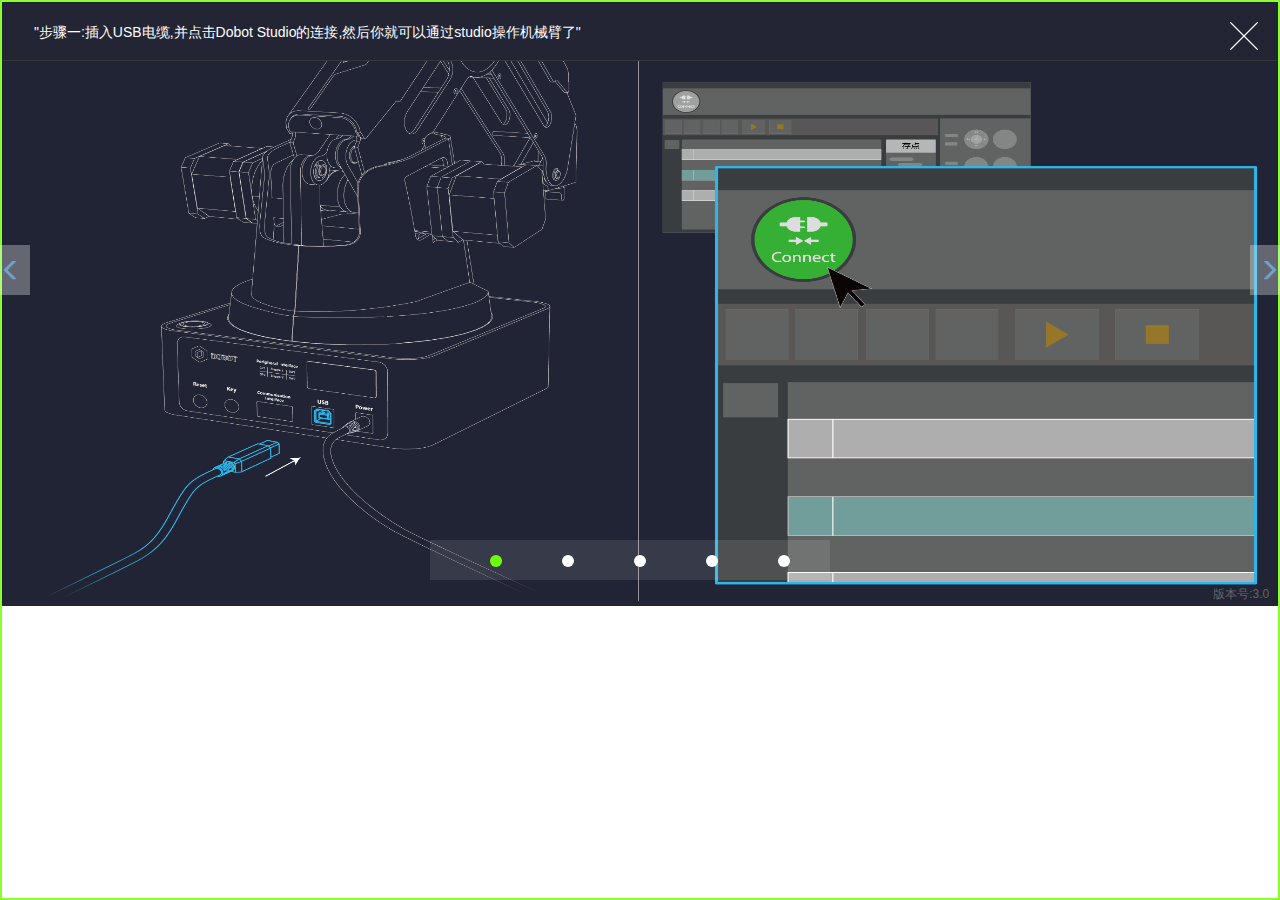
<file: index.html>
<!DOCTYPE html>
<html lang="en">
<head>
    <meta charset="UTF-8">
    <meta name="viewport content="width=device-width,initial-scale=1,maximum-scale=1,user-scalable=no"/>
    <title>index</title>
    <link rel="stylesheet" href="lib/bootstrap/css/bootstrap.min.css">
    <link rel="stylesheet/less" href="less/index.less">
    <link rel="stylesheet" href="css/common.css">
</head>
<body>
    <div class="full">
        <div class="nav pr z-index">
            <img class="close_img" src="image/cross2.png" alt="">
            <p class="content">"步骤一:插入USB电缆,并点击Dobot Studio的连接,然后你就可以通过studio操作机械臂了"</p>
        </div>
        <div class="auto_content row">
            <iframe src="index/1page.html" frameborder="0" style="width:100%;height: 540px;" scrolling="no" id="iframe"></iframe>
        </div>
        <div class="arrows">
            <a class="auto_l" href="#">
                <span class="glyphicon glyphicon-menu-left pa z-index" aria-hidden="true"></span>
                <span class="bgc_blkl pa z-index"></span>
            </a>
            <a class="auto_r" href="#">
                <span class="glyphicon glyphicon-menu-right pa z-index" aria-hidden="true"></span>
                <span class="bgc_blkr pa z-index"></span>
            </a>
        </div>
        <div class="dots pa z-index">
            <a href="#" class="dotils pa">
                <span class="dot_f dot_ fl cil_cor"></span>
                <span class="dot_s dot_ fl"></span>
                <span class="dot_t dot_ fl"></span>
                <span class="dot_fo dot_ fl"></span>
                <span class="dot_fi dot_ fl"></span>
            </a>
            <p class="pa">版本号:3.0</p>
        </div>
    </div>
    <script src="./lib/jquery/jquery.min.js"></script>
    <!--<script src="./xjs/dobot.js"></script>-->
    <!--<script src="./xjs/qwebchannel.js"></script>-->
    <script src="./lib/less/less.js"></script>
    <script src="js/index.js"></script>
</body>
</html>
</file>
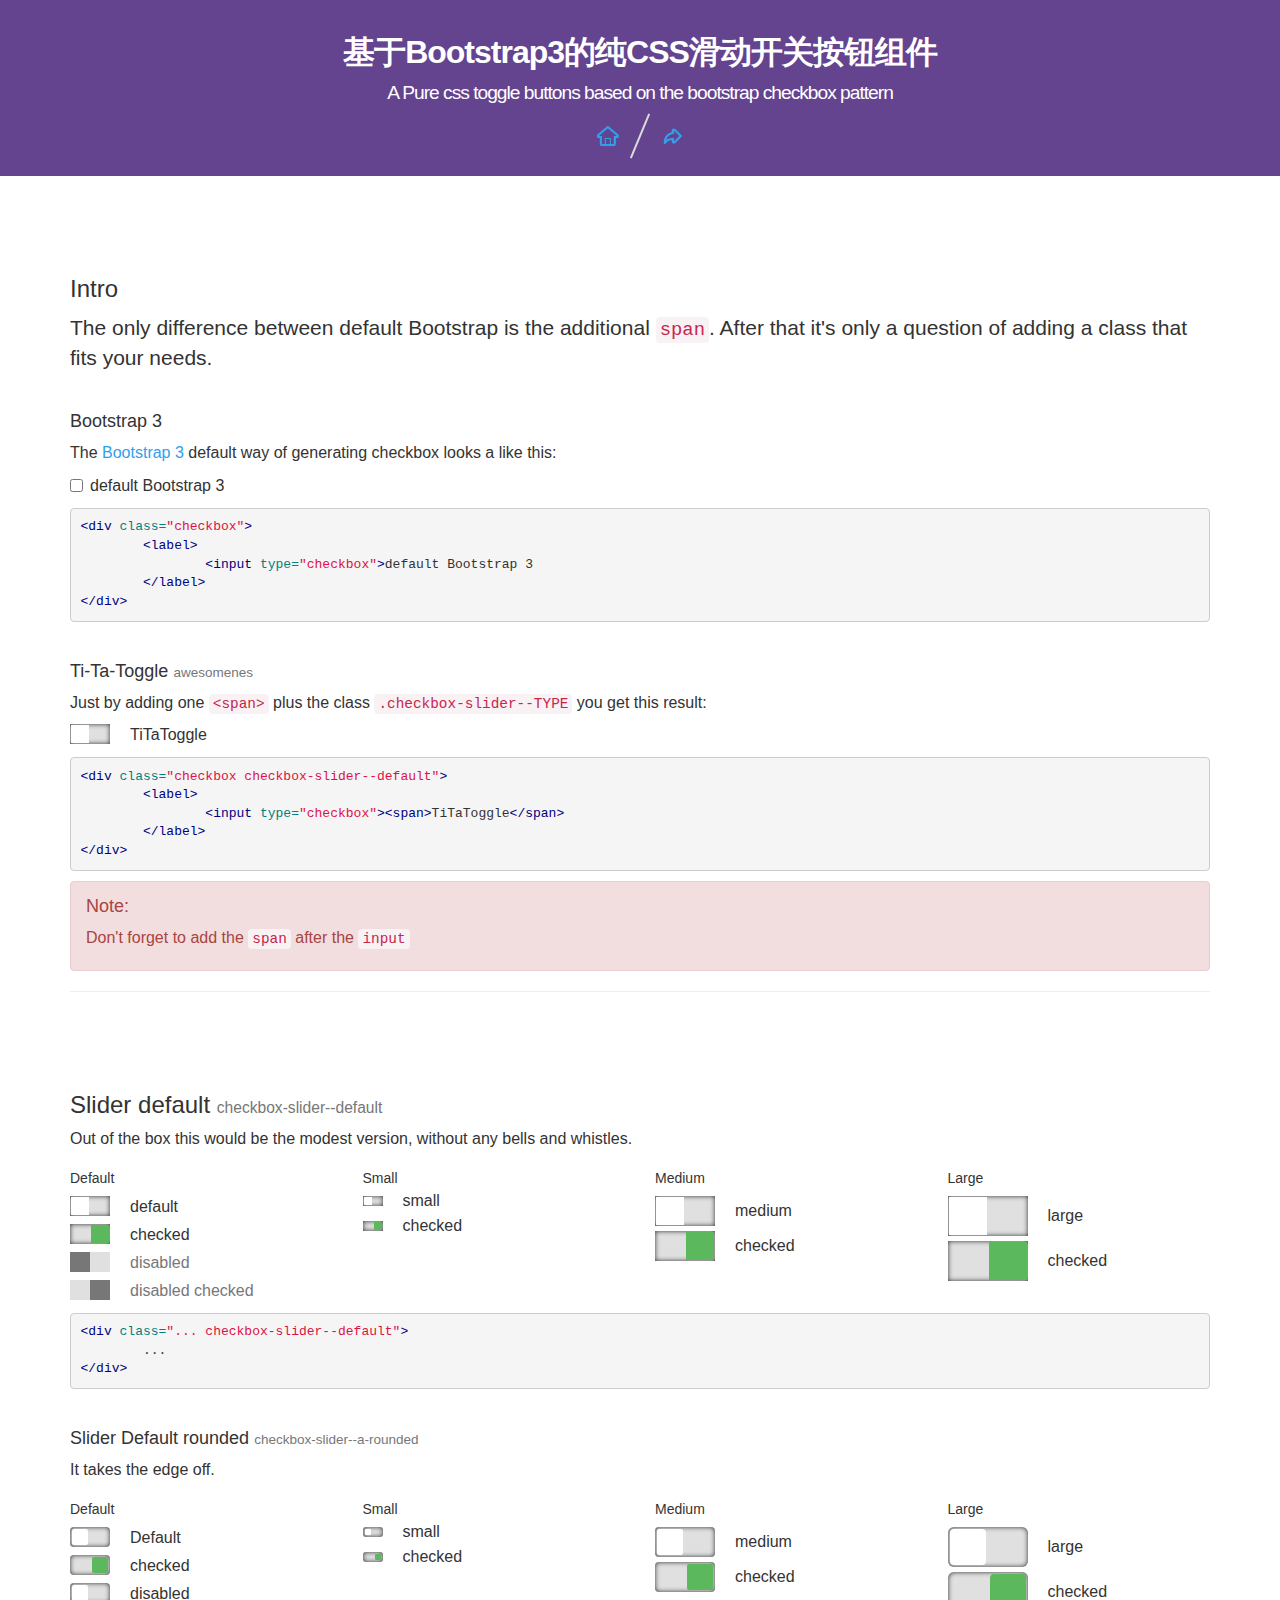
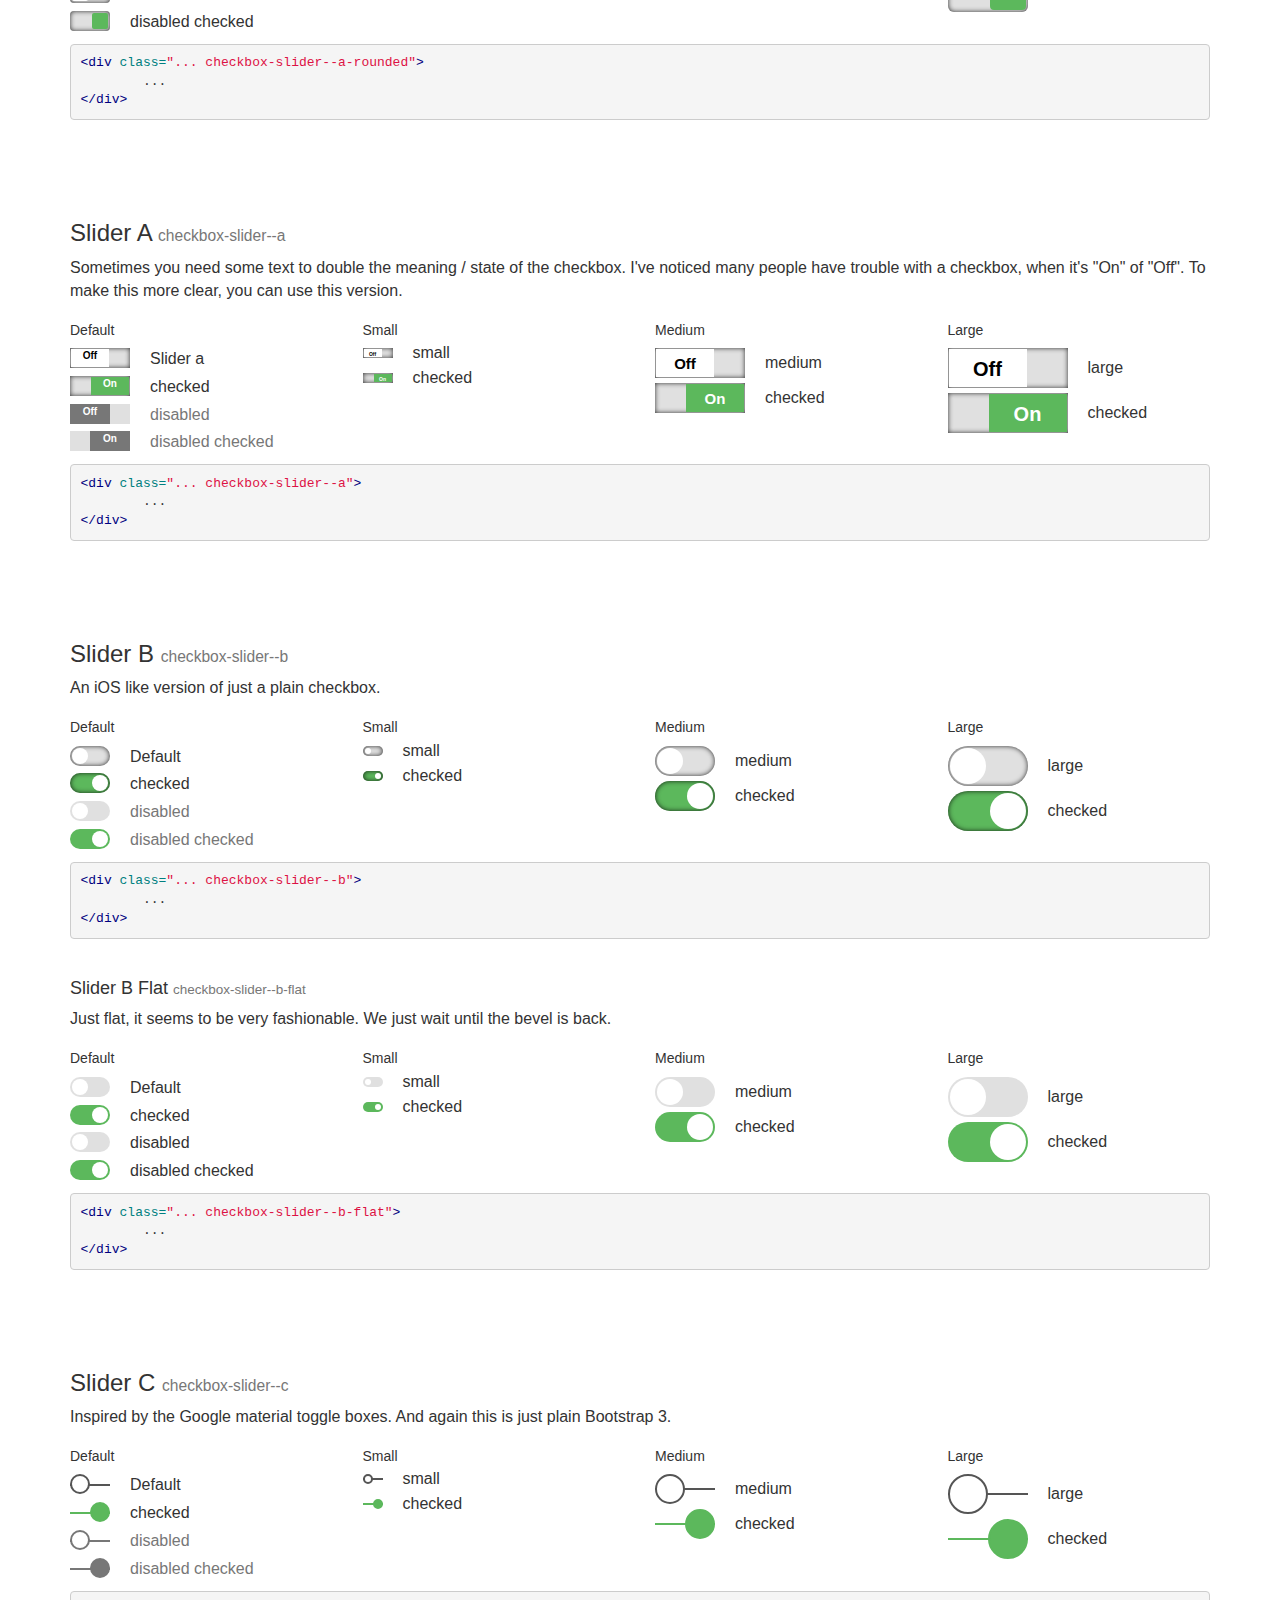
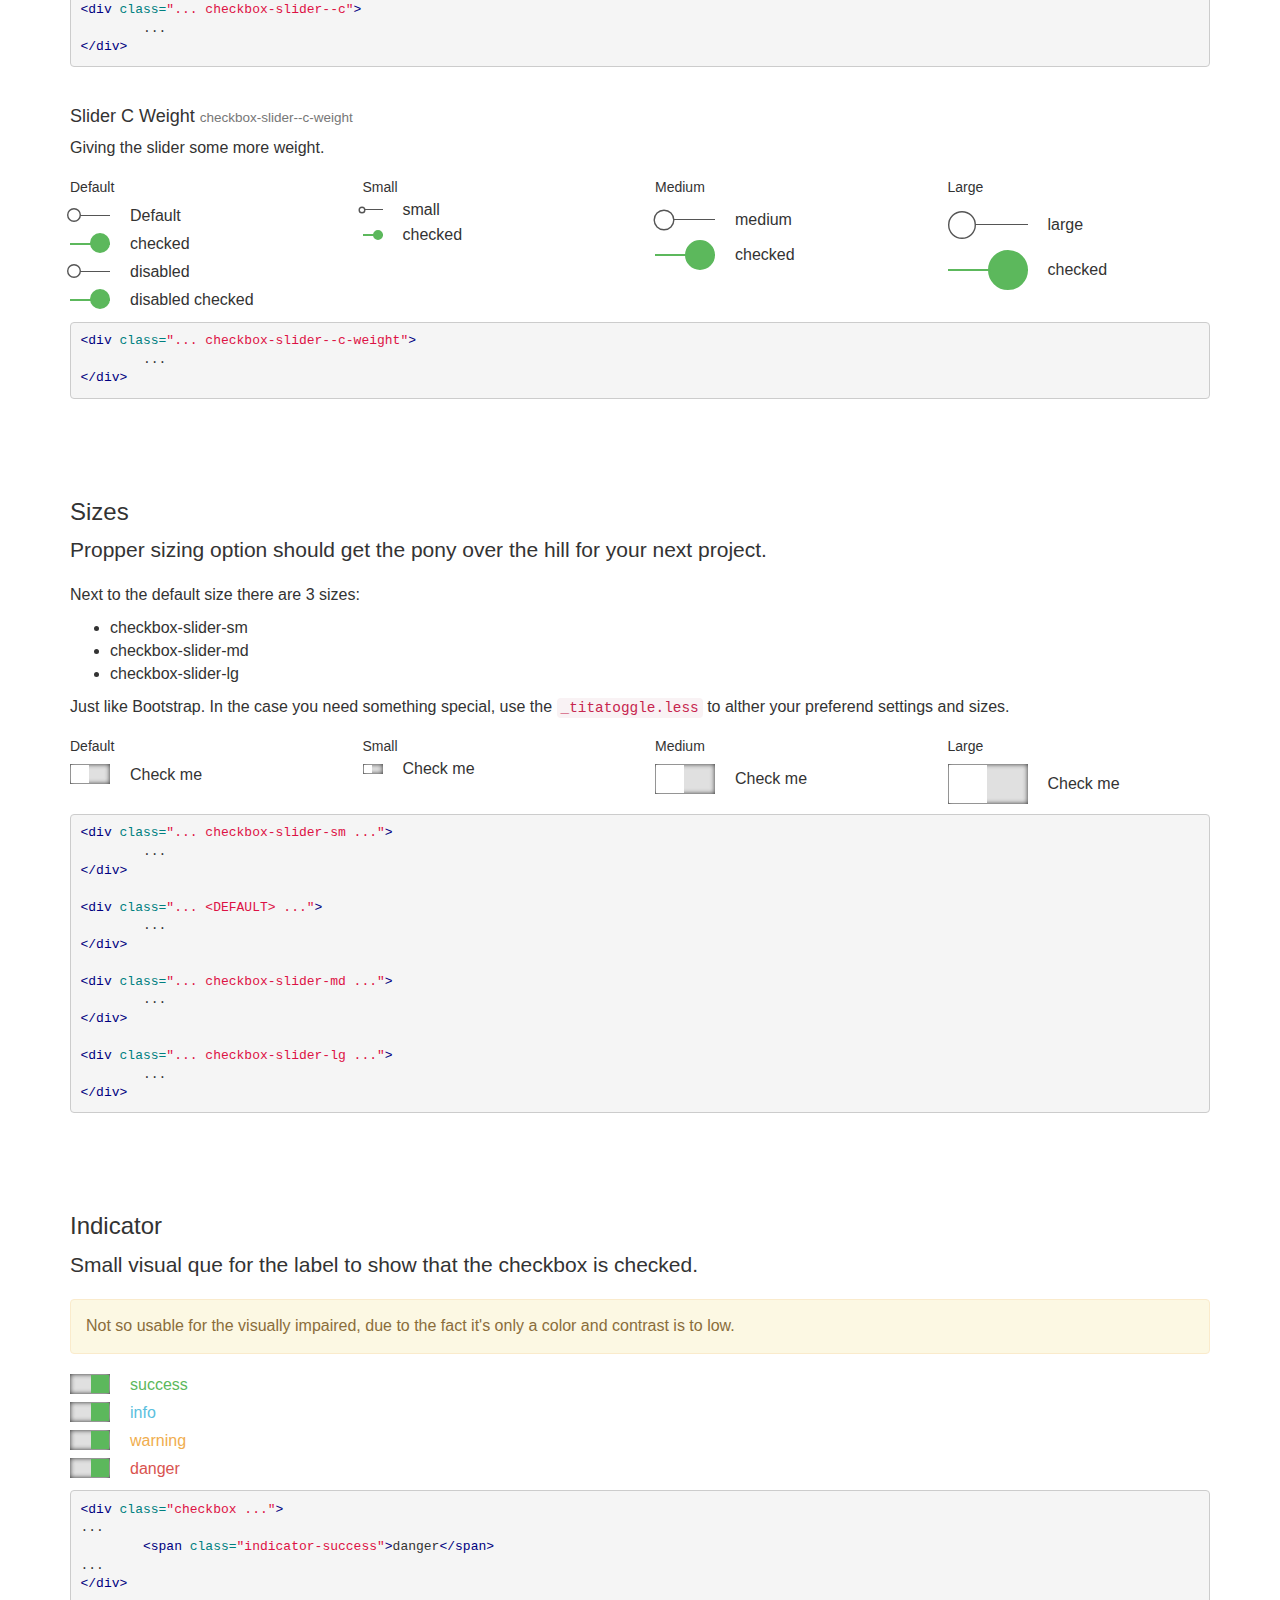
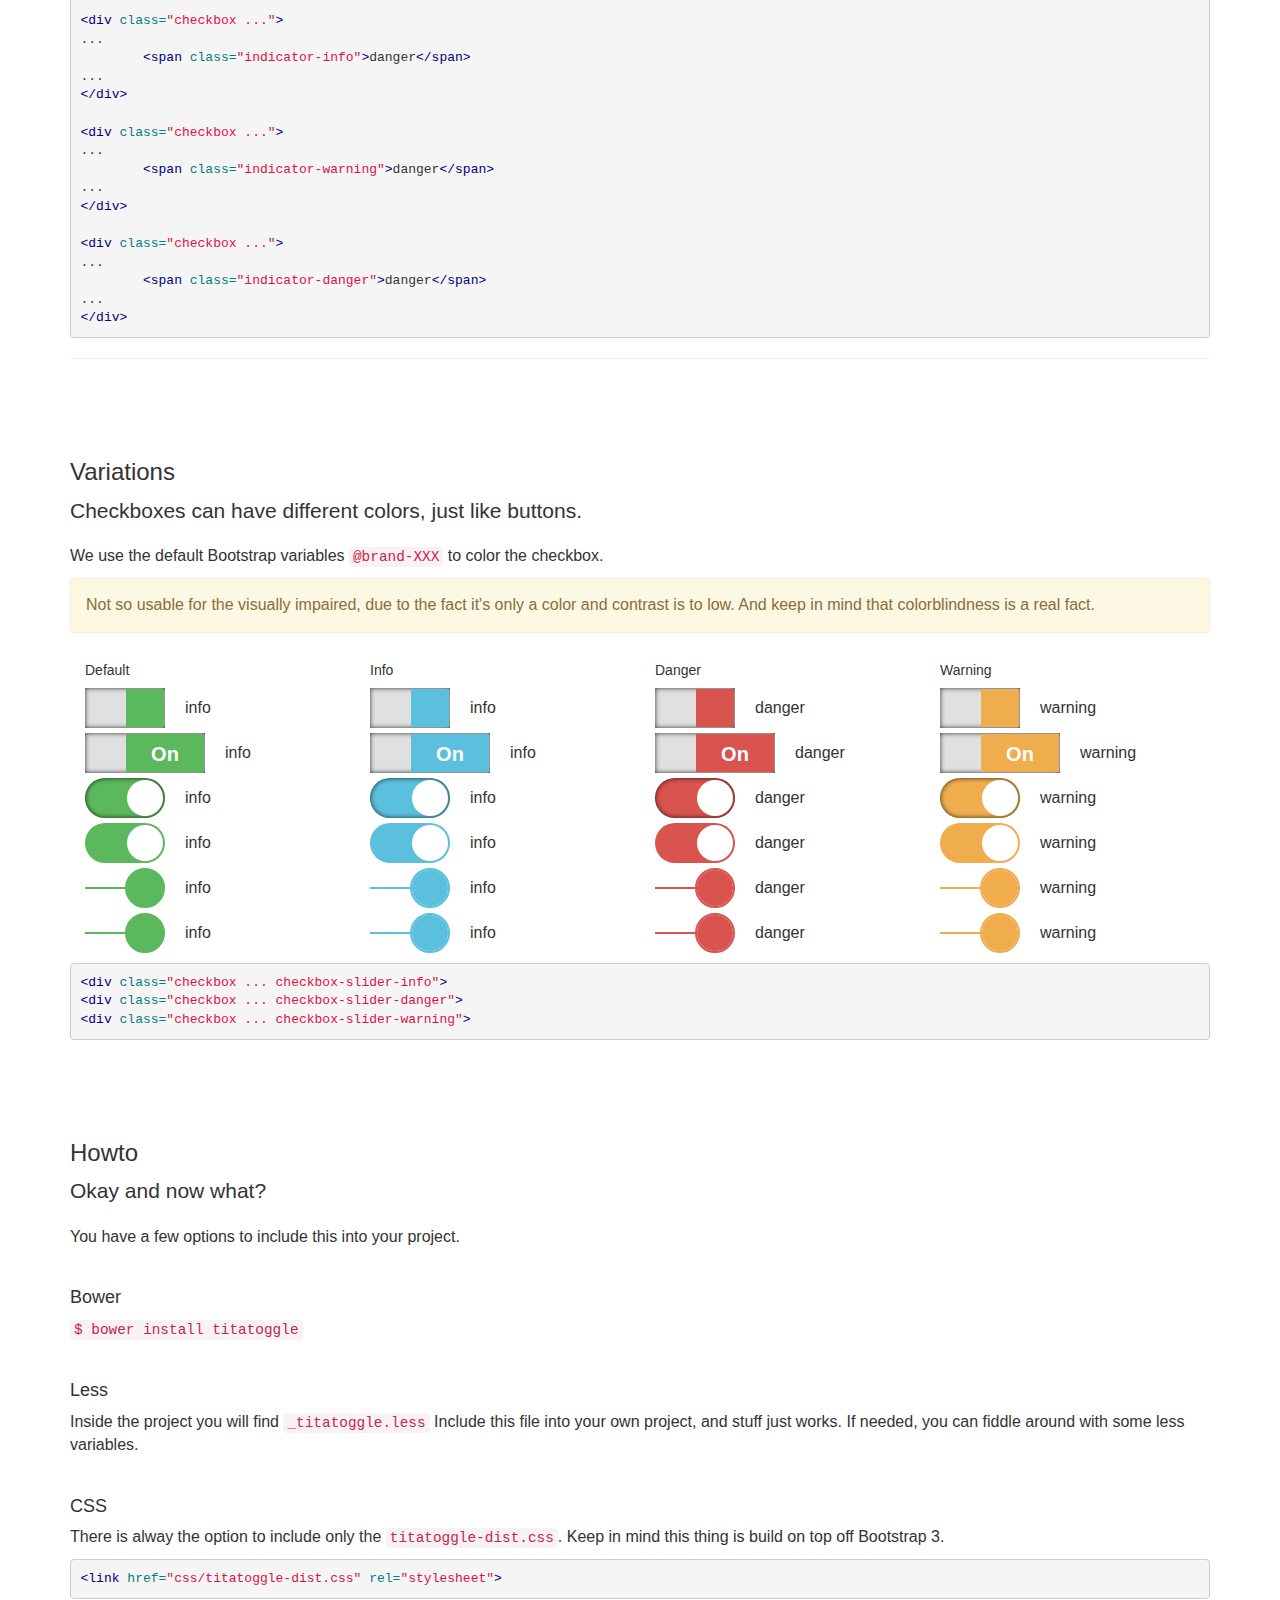
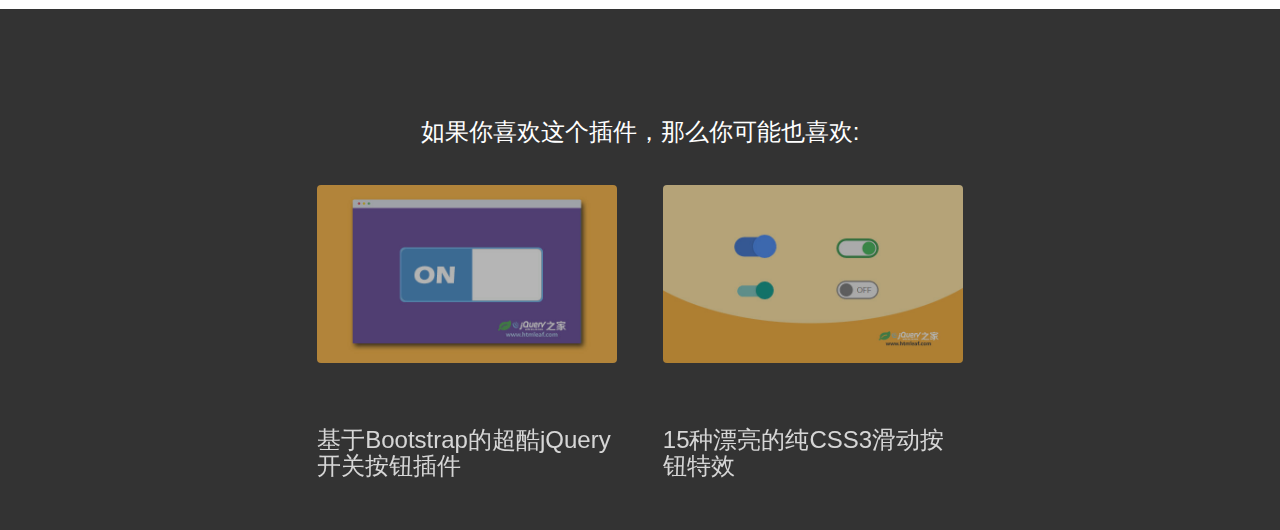
<file: lib/titatoggle/index.html>
<!doctype html>
<html lang="zh">
<head>
	<meta charset="UTF-8">
	<meta http-equiv="X-UA-Compatible" content="IE=edge,chrome=1"> 
	<meta name="viewport" content="width=device-width, initial-scale=1.0">
	<title>基于Bootstrap3的纯CSS滑动开关按钮组件|DEMO_jQuery之家-自由分享jQuery、html5、css3的插件库</title>
	<link rel="stylesheet" type="text/css" href="css/main.css" />
	<link rel="stylesheet" type="text/css" href="css/default.css">
	<!--[if IE]>
		<script src="http://libs.useso.com/js/html5shiv/3.7/html5shiv.min.js"></script>
	<![endif]-->
</head>
<body>
	<header class="htmleaf-header bgcolor-10">
		<h1>基于Bootstrap3的纯CSS滑动开关按钮组件 <span>A Pure css toggle buttons based on the bootstrap checkbox pattern</span></h1>
		<div class="htmleaf-links">
			<a class="htmleaf-icon icon-htmleaf-home-outline" href="http://www.htmleaf.com/" title="jQuery之家" target="_blank"><span> jQuery之家</span></a>
			<a class="htmleaf-icon icon-htmleaf-arrow-forward-outline" href="http://www.htmleaf.com/css3/ui-design/201508162421.html" title="返回下载页" target="_blank"><span> 返回下载页</span></a>
		</div>
	</header>
	<div class="container">
	<h3 id="intro">Intro</h3>
<p class="lead">
	The only difference between default Bootstrap is the additional <code>span</code>. After that it's only a question of adding a class that fits your needs.
</p>

<h4>Bootstrap 3</h4>
<p>
	The <a href="http://getbootstrap.com/">Bootstrap 3</a> default way of generating checkbox looks a like this:
</p>
<div class="checkbox">
	<label>
		<input type="checkbox">default Bootstrap 3
	</label>
</div>
<div class="highlight"><pre><code class="language-html" data-lang="html"><span class="nt">&lt;div</span> <span class="na">class=</span><span class="s">&quot;checkbox&quot;</span><span class="nt">&gt;</span>
	<span class="nt">&lt;label&gt;</span>
		<span class="nt">&lt;input</span> <span class="na">type=</span><span class="s">&quot;checkbox&quot;</span><span class="nt">&gt;</span>default Bootstrap 3
	<span class="nt">&lt;/label&gt;</span>
<span class="nt">&lt;/div&gt;</span></code></pre></div>

<h4>Ti-Ta-Toggle <small>awesomenes</small></h4>
<p>
	Just by adding one <code>&lt;span&gt;</code> plus the class <code>.checkbox-slider--TYPE</code> you get this result:
</p>

	<!-- <div class="panel-heading">
	<h3 class="panel-title">examples</h3>
</div> -->

	<div class="checkbox checkbox-slider--default">
		<label>
			<input type="checkbox"><span>TiTaToggle</span>
		</label>
	</div>


		<div class="highlight"><pre><code class="language-html" data-lang="html"><span class="nt">&lt;div</span> <span class="na">class=</span><span class="s">&quot;checkbox checkbox-slider--default&quot;</span><span class="nt">&gt;</span>
	<span class="nt">&lt;label&gt;</span>
		<span class="nt">&lt;input</span> <span class="na">type=</span><span class="s">&quot;checkbox&quot;</span><span class="nt">&gt;&lt;span&gt;</span>TiTaToggle<span class="nt">&lt;/span&gt;</span>
	<span class="nt">&lt;/label&gt;</span>
<span class="nt">&lt;/div&gt;</span></code></pre></div>



<div class="alert alert-danger">
	<p>
		<h4>Note:</h4>
		<p>
			Don't forget to add the <code>span</code> after the <code>input</code>
		</p>
	</p>
</div>
<hr>

	<h3 id="default">Slider default <small>checkbox-slider--default</small></h3>
<p>
	Out of the box this would be the modest version, without any bells and whistles.
</p>
<div class="row">
	<div class="col-sm-3">
		<h5>Default</h5>
		<div class="checkbox checkbox-slider--default">
			<label>
				<input type="checkbox"><span>default</span>
			</label>
		</div>
		<div class="checkbox checkbox-slider--default">
			<label>
				<input type="checkbox" checked><span>checked</span>
			</label>
		</div>
		<div class="checkbox checkbox-slider--default">
			<label>
				<input type="checkbox" disabled><span>disabled</span>
			</label>
		</div>
<div class="checkbox checkbox-slider--default">
	<label>
		<input type="checkbox" checked disabled><span>disabled checked</span>
	</label>
</div>
	</div>
	<div class="col-sm-3">
		<h5>Small</h5>
		<div class="checkbox checkbox-slider--default checkbox-slider-sm">
			<label>
				<input type="checkbox"><span>small</span>
			</label>
		</div>
		<div class="checkbox checkbox-slider--default checkbox-slider-sm">
			<label>
				<input type="checkbox" checked><span>checked</span>
			</label>
		</div>
	</div>
	<div class="col-sm-3">
		<h5>Medium</h5>
		<div class="checkbox checkbox-slider--default checkbox-slider-md">
			<label>
				<input type="checkbox"><span>medium</span>
			</label>
		</div>
		<div class="checkbox checkbox-slider--default checkbox-slider-md">
			<label>
				<input type="checkbox" checked><span>checked</span>
			</label>
		</div>
	</div>
	<div class="col-sm-3">
		<h5>Large</h5>
		<div class="checkbox checkbox-slider--default checkbox-slider-lg">
			<label>
				<input type="checkbox"><span>large</span>
			</label>
		</div>
		<div class="checkbox checkbox-slider--default checkbox-slider-lg">
			<label>
				<input type="checkbox" checked><span>checked</span>
			</label>
		</div>
	</div>
</div>





<div class="highlight"><pre><code class="language-html" data-lang="html"><span class="nt">&lt;div</span> <span class="na">class=</span><span class="s">&quot;... checkbox-slider--default&quot;</span><span class="nt">&gt;</span>
	...
<span class="nt">&lt;/div&gt;</span></code></pre></div>

	<h4 id="b">Slider Default rounded <small>checkbox-slider--a-rounded</small></h4>
<p>
	It takes the edge off.
</p>
<div class="row">
	<div class="col-sm-3">
		<h5>Default</h5>
		<div class="checkbox checkbox-slider--a-rounded">
			<label>
				<input type="checkbox"><span>Default</span>
			</label>
		</div>
		<div class="checkbox checkbox-slider--a-rounded">
			<label>
				<input type="checkbox" checked><span>checked</span>
			</label>
		</div>
		<div class="checkbox checkbox-slider--a-rounded">
			<label>
				<input type="checkbox" disabled><span>disabled</span>
			</label>
		</div>
		<div class="checkbox checkbox-slider--a-rounded">
			<label>
				<input type="checkbox" disabled checked><span>disabled checked</span>
			</label>
		</div>
	</div>
	<div class="col-sm-3">
		<h5>Small</h5>
		<div class="checkbox checkbox-slider--a-rounded checkbox-slider-sm">
			<label>
				<input type="checkbox"><span>small</span>
			</label>
		</div>
		<div class="checkbox checkbox-slider--a-rounded checkbox-slider-sm">
			<label>
				<input type="checkbox" checked><span>checked</span>
			</label>
		</div>
	</div>
	<div class="col-sm-3">
		<h5>Medium</h5>
		<div class="checkbox checkbox-slider--a-rounded checkbox-slider-md">
			<label>
				<input type="checkbox"><span>medium</span>
			</label>
		</div>
		<div class="checkbox checkbox-slider--a-rounded checkbox-slider-md">
			<label>
				<input type="checkbox" checked><span>checked</span>
			</label>
		</div>
	</div>
	<div class="col-sm-3">
		<h5>Large</h5>
		<div class="checkbox checkbox-slider--a-rounded checkbox-slider-lg">
			<label>
				<input type="checkbox"><span>large</span>
			</label>
		</div>
		<div class="checkbox checkbox-slider--a-rounded checkbox-slider-lg">
			<label>
				<input type="checkbox" checked><span>checked</span>
			</label>
		</div>
	</div>
</div>





<div class="highlight"><pre><code class="language-html" data-lang="html"><span class="nt">&lt;div</span> <span class="na">class=</span><span class="s">&quot;... checkbox-slider--a-rounded&quot;</span><span class="nt">&gt;</span>
	...
<span class="nt">&lt;/div&gt;</span></code></pre></div>

	<h3 id="a">Slider A <small>checkbox-slider--a</small></h3>
<p>
	Sometimes you need some text to double the meaning / state of the checkbox.
	I've noticed many people have trouble with a checkbox, when it's "On" of "Off". To make
	this more clear, you can use this version.
</p>
<div class="row">
	<div class="col-sm-3">
		<h5>Default</h5>
		<div class="checkbox checkbox-slider--a">
			<label>
				<input type="checkbox"><span>Slider a</span>
			</label>
		</div>
		<div class="checkbox checkbox-slider--a">
			<label>
				<input type="checkbox" checked><span>checked</span>
			</label>
		</div>
		<div class="checkbox checkbox-slider--a">
			<label>
				<input type="checkbox" disabled><span>disabled</span>
			</label>
		</div>
		<div class="checkbox checkbox-slider--a">
			<label>
				<input type="checkbox" checked disabled><span>disabled checked </span>
			</label>
		</div>

	</div>
	<div class="col-sm-3">
		<h5>Small</h5>
		<div class="checkbox checkbox-slider--a checkbox-slider-sm">
			<label>
				<input type="checkbox"><span>small</span>
			</label>
		</div>
		<div class="checkbox checkbox-slider--a checkbox-slider-sm">
			<label>
				<input type="checkbox" checked><span>checked</span>
			</label>
		</div>
	</div>
	<div class="col-sm-3">
		<h5>Medium</h5>
		<div class="checkbox checkbox-slider--a checkbox-slider-md">
			<label>
				<input type="checkbox"><span>medium</span>
			</label>
		</div>
		<div class="checkbox checkbox-slider--a checkbox-slider-md">
			<label>
				<input type="checkbox" checked><span>checked</span>
			</label>
		</div>
	</div>
	<div class="col-sm-3">
		<h5>Large</h5>
		<div class="checkbox checkbox-slider--a checkbox-slider-lg">
			<label>
				<input type="checkbox"><span>large</span>
			</label>
		</div>
		<div class="checkbox checkbox-slider--a checkbox-slider-lg">
			<label>
				<input type="checkbox" checked><span>checked</span>
			</label>
		</div>
	</div>
</div>

<div class="highlight"><pre><code class="language-html" data-lang="html"><span class="nt">&lt;div</span> <span class="na">class=</span><span class="s">&quot;... checkbox-slider--a&quot;</span><span class="nt">&gt;</span>
	...
<span class="nt">&lt;/div&gt;</span></code></pre></div>

	<h3 id="b">Slider B <small>checkbox-slider--b</small></h3>
<p>
	An iOS like version of just a plain checkbox.
</p>
<div class="row">
	<div class="col-sm-3">
		<h5>Default</h5>
		<div class="checkbox checkbox-slider--b">
			<label>
				<input type="checkbox"><span>Default</span>
			</label>
		</div>
		<div class="checkbox checkbox-slider--b">
			<label>
				<input type="checkbox" checked><span>checked</span>
			</label>
		</div>
		<div class="checkbox checkbox-slider--b">
			<label>
				<input type="checkbox" disabled><span>disabled</span>
			</label>
		</div>
		<div class="checkbox checkbox-slider--b">
			<label>
				<input type="checkbox" disabled checked><span>disabled checked</span>
			</label>
		</div>
	</div>
	<div class="col-sm-3">
		<h5>Small</h5>
		<div class="checkbox checkbox-slider--b checkbox-slider-sm">
			<label>
				<input type="checkbox"><span>small</span>
			</label>
		</div>
		<div class="checkbox checkbox-slider--b checkbox-slider-sm">
			<label>
				<input type="checkbox" checked><span>checked</span>
			</label>
		</div>
	</div>
	<div class="col-sm-3">
		<h5>Medium</h5>
		<div class="checkbox checkbox-slider--b checkbox-slider-md">
			<label>
				<input type="checkbox"><span>medium</span>
			</label>
		</div>
		<div class="checkbox checkbox-slider--b checkbox-slider-md">
			<label>
				<input type="checkbox" checked><span>checked</span>
			</label>
		</div>
	</div>
	<div class="col-sm-3">
		<h5>Large</h5>
		<div class="checkbox checkbox-slider--b checkbox-slider-lg">
			<label>
				<input type="checkbox"><span>large</span>
			</label>
		</div>
		<div class="checkbox checkbox-slider--b checkbox-slider-lg">
			<label>
				<input type="checkbox" checked><span>checked</span>
			</label>
		</div>
	</div>
</div>





<div class="highlight"><pre><code class="language-html" data-lang="html"><span class="nt">&lt;div</span> <span class="na">class=</span><span class="s">&quot;... checkbox-slider--b&quot;</span><span class="nt">&gt;</span>
	...
<span class="nt">&lt;/div&gt;</span></code></pre></div>

	<h4 id="b">Slider B Flat <small>checkbox-slider--b-flat</small></h4>
<p>
	Just flat, it seems to be very fashionable. We just wait until the bevel is back.
</p>
<div class="row">
	<div class="col-sm-3">
		<h5>Default</h5>
		<div class="checkbox checkbox-slider--b-flat">
			<label>
				<input type="checkbox"><span>Default</span>
			</label>
		</div>
		<div class="checkbox checkbox-slider--b-flat">
			<label>
				<input type="checkbox" checked><span>checked</span>
			</label>
		</div>
		<div class="checkbox checkbox-slider--b-flat">
			<label>
				<input type="checkbox" disabled><span>disabled</span>
			</label>
		</div>
		<div class="checkbox checkbox-slider--b-flat">
			<label>
				<input type="checkbox" disabled checked><span>disabled checked</span>
			</label>
		</div>
	</div>
	<div class="col-sm-3">
		<h5>Small</h5>
		<div class="checkbox checkbox-slider--b-flat checkbox-slider-sm">
			<label>
				<input type="checkbox"><span>small</span>
			</label>
		</div>
		<div class="checkbox checkbox-slider--b-flat checkbox-slider-sm">
			<label>
				<input type="checkbox" checked><span>checked</span>
			</label>
		</div>
	</div>
	<div class="col-sm-3">
		<h5>Medium</h5>
		<div class="checkbox checkbox-slider--b-flat checkbox-slider-md">
			<label>
				<input type="checkbox"><span>medium</span>
			</label>
		</div>
		<div class="checkbox checkbox-slider--b-flat checkbox-slider-md">
			<label>
				<input type="checkbox" checked><span>checked</span>
			</label>
		</div>
	</div>
	<div class="col-sm-3">
		<h5>Large</h5>
		<div class="checkbox checkbox-slider--b-flat checkbox-slider-lg">
			<label>
				<input type="checkbox"><span>large</span>
			</label>
		</div>
		<div class="checkbox checkbox-slider--b-flat checkbox-slider-lg">
			<label>
				<input type="checkbox" checked><span>checked</span>
			</label>
		</div>
	</div>
</div>





<div class="highlight"><pre><code class="language-html" data-lang="html"><span class="nt">&lt;div</span> <span class="na">class=</span><span class="s">&quot;... checkbox-slider--b-flat&quot;</span><span class="nt">&gt;</span>
	...
<span class="nt">&lt;/div&gt;</span></code></pre></div>

	<h3 id="c">Slider C <small>checkbox-slider--c</small></h3>
<p>
	Inspired by the Google material toggle boxes. And again this is just plain Bootstrap 3.
</p>
<div class="row">
	<div class="col-sm-3">
		<h5>Default</h5>
		<div class="checkbox checkbox-slider--c">
			<label>
				<input type="checkbox"><span>Default</span>
			</label>
		</div>
		<div class="checkbox checkbox-slider--c">
			<label>
				<input type="checkbox" checked><span>checked</span>
			</label>
		</div>
		<div class="checkbox checkbox-slider--c">
			<label>
				<input type="checkbox" disabled><span>disabled</span>
			</label>
		</div>
		<div class="checkbox checkbox-slider--c">
			<label>
				<input type="checkbox" checked disabled><span>disabled checked</span>
			</label>
		</div>
	</div>
	<div class="col-sm-3">
		<h5>Small</h5>
		<div class="checkbox checkbox-slider--c checkbox-slider-sm">
			<label>
				<input type="checkbox"><span>small</span>
			</label>
		</div>
		<div class="checkbox checkbox-slider--c checkbox-slider-sm">
			<label>
				<input type="checkbox" checked><span>checked</span>
			</label>
		</div>
	</div>
	<div class="col-sm-3">
		<h5>Medium</h5>
		<div class="checkbox checkbox-slider--c checkbox-slider-md">
			<label>
				<input type="checkbox"><span>medium</span>
			</label>
		</div>
		<div class="checkbox checkbox-slider--c checkbox-slider-md">
			<label>
				<input type="checkbox" checked><span>checked</span>
			</label>
		</div>
	</div>
	<div class="col-sm-3">
		<h5>Large</h5>
		<div class="checkbox checkbox-slider--c checkbox-slider-lg">
			<label>
				<input type="checkbox"><span>large</span>
			</label>
		</div>
		<div class="checkbox checkbox-slider--c checkbox-slider-lg">
			<label>
				<input type="checkbox" checked><span>checked</span>
			</label>
		</div>
	</div>
</div>




<div class="highlight"><pre><code class="language-html" data-lang="html"><span class="nt">&lt;div</span> <span class="na">class=</span><span class="s">&quot;... checkbox-slider--c&quot;</span><span class="nt">&gt;</span>
	...
<span class="nt">&lt;/div&gt;</span></code></pre></div>

	<h4 id="c">Slider C Weight <small>checkbox-slider--c-weight</small></h4>
<p>
	Giving the slider some more weight.
</p>
<div class="row">
	<div class="col-sm-3">
		<h5>Default</h5>
		<div class="checkbox checkbox-slider--c-weight">
			<label>
				<input type="checkbox"><span>Default</span>
			</label>
		</div>
		<div class="checkbox checkbox-slider--c-weight">
			<label>
				<input type="checkbox" checked><span>checked</span>
			</label>
		</div>
		<div class="checkbox checkbox-slider--c-weight">
			<label>
				<input type="checkbox" disabled><span>disabled</span>
			</label>
		</div>
		<div class="checkbox checkbox-slider--c-weight">
			<label>
				<input type="checkbox" checked disabled><span>disabled checked</span>
			</label>
		</div>
	</div>
	<div class="col-sm-3">
		<h5>Small</h5>
		<div class="checkbox checkbox-slider--c-weight checkbox-slider-sm">
			<label>
				<input type="checkbox"><span>small</span>
			</label>
		</div>
		<div class="checkbox checkbox-slider--c-weight checkbox-slider-sm">
			<label>
				<input type="checkbox" checked><span>checked</span>
			</label>
		</div>
	</div>
	<div class="col-sm-3">
		<h5>Medium</h5>
		<div class="checkbox checkbox-slider--c-weight checkbox-slider-md">
			<label>
				<input type="checkbox"><span>medium</span>
			</label>
		</div>
		<div class="checkbox checkbox-slider--c-weight checkbox-slider-md">
			<label>
				<input type="checkbox" checked><span>checked</span>
			</label>
		</div>
	</div>
	<div class="col-sm-3">
		<h5>Large</h5>
		<div class="checkbox checkbox-slider--c-weight checkbox-slider-lg">
			<label>
				<input type="checkbox"><span>large</span>
			</label>
		</div>
		<div class="checkbox checkbox-slider--c-weight checkbox-slider-lg">
			<label>
				<input type="checkbox" checked><span>checked</span>
			</label>
		</div>
	</div>
</div>




<div class="highlight"><pre><code class="language-html" data-lang="html"><span class="nt">&lt;div</span> <span class="na">class=</span><span class="s">&quot;... checkbox-slider--c-weight&quot;</span><span class="nt">&gt;</span>
	...
<span class="nt">&lt;/div&gt;</span></code></pre></div>

	<h3 id="sizes">Sizes</h3>
<p class="lead">
	Propper sizing option should get the pony over the hill for your next project.
</p>
<p>

	Next to the default size there are 3 sizes:
	<ul>
		<li>checkbox-slider-sm</li>
		<li>checkbox-slider-md</li>
		<li>checkbox-slider-lg</li>
	</ul>
	Just like Bootstrap. In the case you need something special, use the <code>_titatoggle.less</code>
	to alther your preferend settings and sizes.
</p>

<div class="row">
	<div class="col-sm-3">
		<h5>Default</h5>
		<div class="checkbox checkbox-slider--default">
			<label>
				<input type="checkbox"><span>Check me</span>
			</label>
		</div>
	</div>
	<div class="col-sm-3">
		<h5>Small</h5>
		<div class="checkbox checkbox-slider--default checkbox-slider-sm">
			<label>
				<input type="checkbox"><span>Check me</span>
			</label>
		</div>
	</div>
	<div class="col-sm-3">
		<h5>Medium</h5>
		<div class="checkbox checkbox-slider--default checkbox-slider-md">
			<label>
				<input type="checkbox"><span>Check me</span>
			</label>
		</div>
	</div>
	<div class="col-sm-3">
		<h5>Large</h5>
		<div class="checkbox checkbox-slider--default checkbox-slider-lg">
			<label>
				<input type="checkbox"><span>Check me</span>
			</label>
		</div>
	</div>
</div>


<div class="highlight"><pre><code class="language-html" data-lang="html"><span class="nt">&lt;div</span> <span class="na">class=</span><span class="s">&quot;... checkbox-slider-sm ...&quot;</span><span class="nt">&gt;</span>
	...
<span class="nt">&lt;/div&gt;</span>

<span class="nt">&lt;div</span> <span class="na">class=</span><span class="s">&quot;... &lt;DEFAULT&gt; ...&quot;</span><span class="nt">&gt;</span>
	...
<span class="nt">&lt;/div&gt;</span>

<span class="nt">&lt;div</span> <span class="na">class=</span><span class="s">&quot;... checkbox-slider-md ...&quot;</span><span class="nt">&gt;</span>
	...
<span class="nt">&lt;/div&gt;</span>

<span class="nt">&lt;div</span> <span class="na">class=</span><span class="s">&quot;... checkbox-slider-lg ...&quot;</span><span class="nt">&gt;</span>
	...
<span class="nt">&lt;/div&gt;</span></code></pre></div>

	<h3 id="indicator">Indicator</h3>
<p class="lead">
	Small visual que for the label to show that the checkbox is checked.
</p>
<div class="alert alert-warning">
	Not so usable for the visually impaired, due
	to the fact it's only a color and contrast is to low.
</div>
<div class="checkbox checkbox-slider--default">
	<label>
		<input type="checkbox" checked><span class="indicator-success">success</span>
	</label>
</div>
<div class="checkbox checkbox-slider--default">
	<label>
		<input type="checkbox" checked><span class="indicator-info">info</span>
	</label>
</div>
<div class="checkbox checkbox-slider--default">
	<label>
		<input type="checkbox" checked><span class="indicator-warning">warning</span>
	</label>
</div>
<div class="checkbox checkbox-slider--default">
	<label>
		<input type="checkbox" checked><span class="indicator-danger">danger</span>
	</label>
</div>

<div class="highlight"><pre><code class="language-html" data-lang="html"><span class="nt">&lt;div</span> <span class="na">class=</span><span class="s">&quot;checkbox ...&quot;</span><span class="nt">&gt;</span>
...
	<span class="nt">&lt;span</span> <span class="na">class=</span><span class="s">&quot;indicator-success&quot;</span><span class="nt">&gt;</span>danger<span class="nt">&lt;/span&gt;</span>
...
<span class="nt">&lt;/div&gt;</span>

<span class="nt">&lt;div</span> <span class="na">class=</span><span class="s">&quot;checkbox ...&quot;</span><span class="nt">&gt;</span>
...
	<span class="nt">&lt;span</span> <span class="na">class=</span><span class="s">&quot;indicator-info&quot;</span><span class="nt">&gt;</span>danger<span class="nt">&lt;/span&gt;</span>
...
<span class="nt">&lt;/div&gt;</span>

<span class="nt">&lt;div</span> <span class="na">class=</span><span class="s">&quot;checkbox ...&quot;</span><span class="nt">&gt;</span>
...
	<span class="nt">&lt;span</span> <span class="na">class=</span><span class="s">&quot;indicator-warning&quot;</span><span class="nt">&gt;</span>danger<span class="nt">&lt;/span&gt;</span>
...
<span class="nt">&lt;/div&gt;</span>

<span class="nt">&lt;div</span> <span class="na">class=</span><span class="s">&quot;checkbox ...&quot;</span><span class="nt">&gt;</span>
...
	<span class="nt">&lt;span</span> <span class="na">class=</span><span class="s">&quot;indicator-danger&quot;</span><span class="nt">&gt;</span>danger<span class="nt">&lt;/span&gt;</span>
...
<span class="nt">&lt;/div&gt;</span></code></pre></div>

<hr>

	<h3 id="variations">Variations</h3>
<p class="lead">
	Checkboxes can have different colors, just like buttons.
</p>
<p>
	We use the default Bootstrap variables <code>@brand-XXX</code> to color the checkbox.
</p>
<div class="alert alert-warning">
	Not so usable for the visually impaired, due
	to the fact it's only a color and contrast is to low. And keep in mind that colorblindness is a real fact.
</div>
<div class="col-md-3">
	<h5>Default</h5>
	<div class="checkbox checkbox-slider-lg checkbox-slider--default">
		<label>
			<input type="checkbox" checked><span>info</span>
		</label>
	</div>
	<div class="checkbox checkbox-slider-lg checkbox-slider--a">
		<label>
			<input type="checkbox" checked><span>info</span>
		</label>
	</div>
	<div class="checkbox checkbox-slider-lg checkbox-slider--b">
		<label>
			<input type="checkbox" checked><span>info</span>
		</label>
	</div>
	<div class="checkbox checkbox-slider-lg checkbox-slider--b-flat">
		<label>
			<input type="checkbox" checked><span>info</span>
		</label>
	</div>
	<div class="checkbox checkbox-slider-lg checkbox-slider--c">
		<label>
			<input type="checkbox" checked><span>info</span>
		</label>
	</div>
	<div class="checkbox checkbox-slider-lg checkbox-slider--c-weight">
		<label>
			<input type="checkbox" checked><span>info</span>
		</label>
	</div>

</div>

<div class="col-md-3">
	<h5>Info</h5>
	<div class="checkbox checkbox-slider-lg checkbox-slider--default checkbox-slider-info">
		<label>
			<input type="checkbox" checked><span>info</span>
		</label>
	</div>
	<div class="checkbox checkbox-slider-lg checkbox-slider--a  checkbox-slider-info">
		<label>
			<input type="checkbox" checked><span>info</span>
		</label>
	</div>
	<div class="checkbox checkbox-slider-lg checkbox-slider--b  checkbox-slider-info">
		<label>
			<input type="checkbox" checked><span>info</span>
		</label>
	</div>
	<div class="checkbox checkbox-slider-lg checkbox-slider--b-flat  checkbox-slider-info">
		<label>
			<input type="checkbox" checked><span>info</span>
		</label>
	</div>
	<div class="checkbox checkbox-slider-lg checkbox-slider--c  checkbox-slider-info">
		<label>
			<input type="checkbox" checked><span>info</span>
		</label>
	</div>
	<div class="checkbox checkbox-slider-lg checkbox-slider--c-weight  checkbox-slider-info">
		<label>
			<input type="checkbox" checked><span>info</span>
		</label>
	</div>

</div>
<div class="col-md-3">
	<h5>Danger</h5>
	<div class="checkbox checkbox-slider-lg checkbox-slider--default checkbox-slider-danger">
		<label>
			<input type="checkbox" checked><span>danger</span>
		</label>
	</div>
	<div class="checkbox checkbox-slider-lg checkbox-slider--a  checkbox-slider-danger">
		<label>
			<input type="checkbox" checked><span>danger</span>
		</label>
	</div>
	<div class="checkbox checkbox-slider-lg checkbox-slider--b checkbox-slider-danger">
		<label>
			<input type="checkbox" checked><span>danger</span>
		</label>
	</div>
	<div class="checkbox checkbox-slider-lg checkbox-slider--b-flat checkbox-slider-danger">
		<label>
			<input type="checkbox" checked><span>danger</span>
		</label>
	</div>
	<div class="checkbox checkbox-slider-lg checkbox-slider--c  checkbox-slider-danger">
		<label>
			<input type="checkbox" checked><span>danger</span>
		</label>
	</div>
	<div class="checkbox checkbox-slider-lg checkbox-slider--c-weight  checkbox-slider-danger">
		<label>
			<input type="checkbox" checked><span>danger</span>
		</label>
	</div>

</div>
<div class="col-md-3">
	<h5>Warning</h5>
	<div class="checkbox checkbox-slider-lg checkbox-slider--default checkbox-slider-warning">
		<label>
			<input type="checkbox" checked><span>warning</span>
		</label>
	</div>
	<div class="checkbox checkbox-slider-lg checkbox-slider--a  checkbox-slider-warning">
		<label>
			<input type="checkbox" checked><span>warning</span>
		</label>
	</div>
	<div class="checkbox checkbox-slider-lg checkbox-slider--b checkbox-slider-warning">
		<label>
			<input type="checkbox" checked><span>warning</span>
		</label>
	</div>
	<div class="checkbox checkbox-slider-lg checkbox-slider--b-flat checkbox-slider-warning">
		<label>
			<input type="checkbox" checked><span>warning</span>
		</label>
	</div>
	<div class="checkbox checkbox-slider-lg checkbox-slider--c  checkbox-slider-warning">
		<label>
			<input type="checkbox" checked><span>warning</span>
		</label>
	</div>
	<div class="checkbox checkbox-slider-lg checkbox-slider--c-weight  checkbox-slider-warning">
		<label>
			<input type="checkbox" checked><span>warning</span>
		</label>
	</div>

</div>

<div class="highlight"><pre><code class="language-html" data-lang="html"><span class="nt">&lt;div</span> <span class="na">class=</span><span class="s">&quot;checkbox ... checkbox-slider-info&quot;</span><span class="nt">&gt;</span>
<span class="nt">&lt;div</span> <span class="na">class=</span><span class="s">&quot;checkbox ... checkbox-slider-danger&quot;</span><span class="nt">&gt;</span>
<span class="nt">&lt;div</span> <span class="na">class=</span><span class="s">&quot;checkbox ... checkbox-slider-warning&quot;</span><span class="nt">&gt;</span></code></pre></div>

	<h3 id="howto">Howto</h3>
<p class="lead">
	Okay and now what?
</p>

<p>
	You have a few options to include this into your project.
</p>

<h4>Bower</h4>
<p>
	<code>$ bower install titatoggle</code>
</p>

<h4>Less</h4>
<p>
	Inside the project you will find <code>_titatoggle.less</code> Include this file into your own project, and stuff just works.
	If needed, you can fiddle around with some less variables.
</p>

<h4>CSS</h4>
<p>
	There is alway the option to include only the <code>titatoggle-dist.css</code>. Keep in mind this thing is build on top off Bootstrap 3.
	<div class="highlight"><pre><code class="language-html" data-lang="html"><span class="nt">&lt;link</span> <span class="na">href=</span><span class="s">&quot;css/titatoggle-dist.css&quot;</span> <span class="na">rel=</span><span class="s">&quot;stylesheet&quot;</span><span class="nt">&gt;</span></code></pre></div>
</p>

</div>
<div class="related">
    <h3>如果你喜欢这个插件，那么你可能也喜欢:</h3>
    <a href="http://www.htmleaf.com/jQuery/Buttons-Icons/201502051331.html">
	  <img src="related/1.jpg" width="300" alt="基于Bootstrap的超酷jQuery开关按钮插件"/>
	  <h3>基于Bootstrap的超酷jQuery开关按钮插件</h3>
	</a>
	<a href="http://www.htmleaf.com/css3/css3donghua/201506222086.html">
	  <img src="related/2.jpg" width="300" alt="15种漂亮的纯CSS3滑动按钮特效"/>
	  <h3>15种漂亮的纯CSS3滑动按钮特效</h3>
	</a>
</div>
	

</body>
</html>
</file>
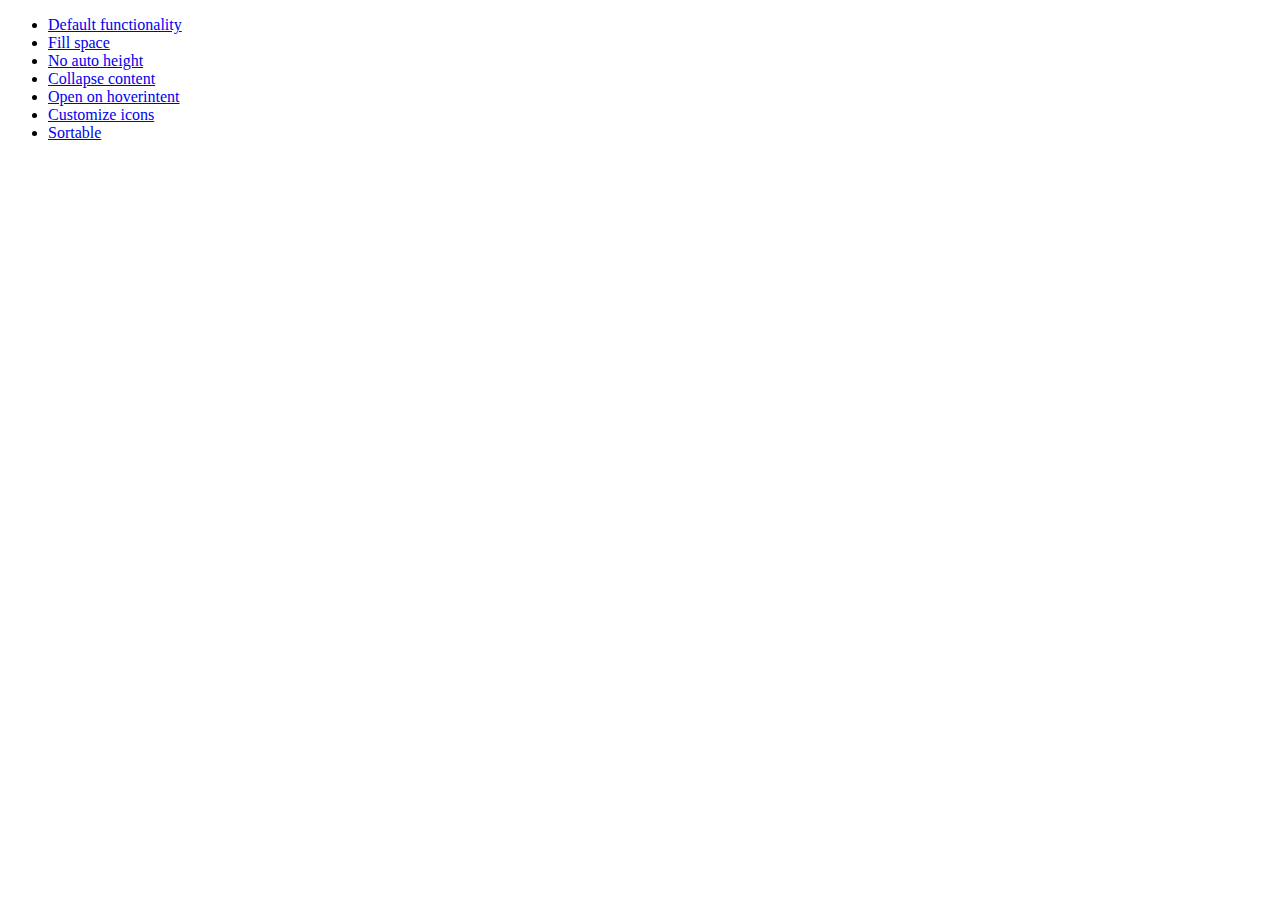
<file: lib/jquery-ui-1.10.2/demos/accordion/index.html>
<!doctype html>
<html lang="en">
<head>
	<meta charset="utf-8">
	<title>jQuery UI Accordion Demos</title>
</head>
<body>

<ul>
	<li><a href="default.html">Default functionality</a></li>
	<li><a href="fillspace.html">Fill space</a></li>
	<li><a href="no-auto-height.html">No auto height</a></li>
	<li><a href="collapsible.html">Collapse content</a></li>
	<li><a href="hoverintent.html">Open on hoverintent</a></li>
	<li><a href="custom-icons.html">Customize icons</a></li>
	<li><a href="sortable.html">Sortable</a></li>
</ul>

</body>
</html>
</file>
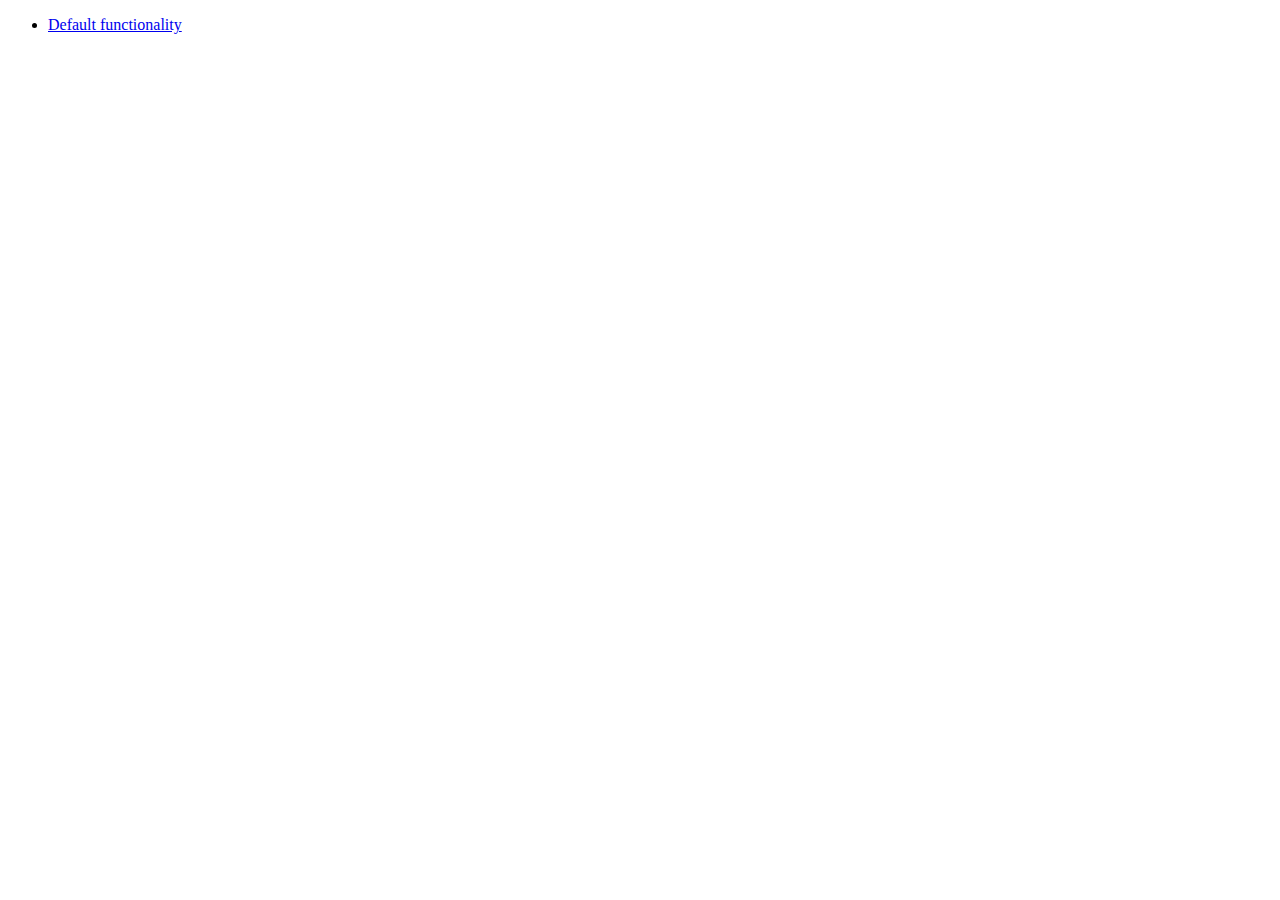
<file: lib/jquery-ui-1.10.2/demos/addClass/index.html>
<!doctype html>
<html lang="en">
<head>
	<meta charset="utf-8">
	<title>jQuery UI Effects Demos</title>
</head>
<body>

<ul>
	<li><a href="default.html">Default functionality</a></li>
</ul>

</body>
</html>
</file>
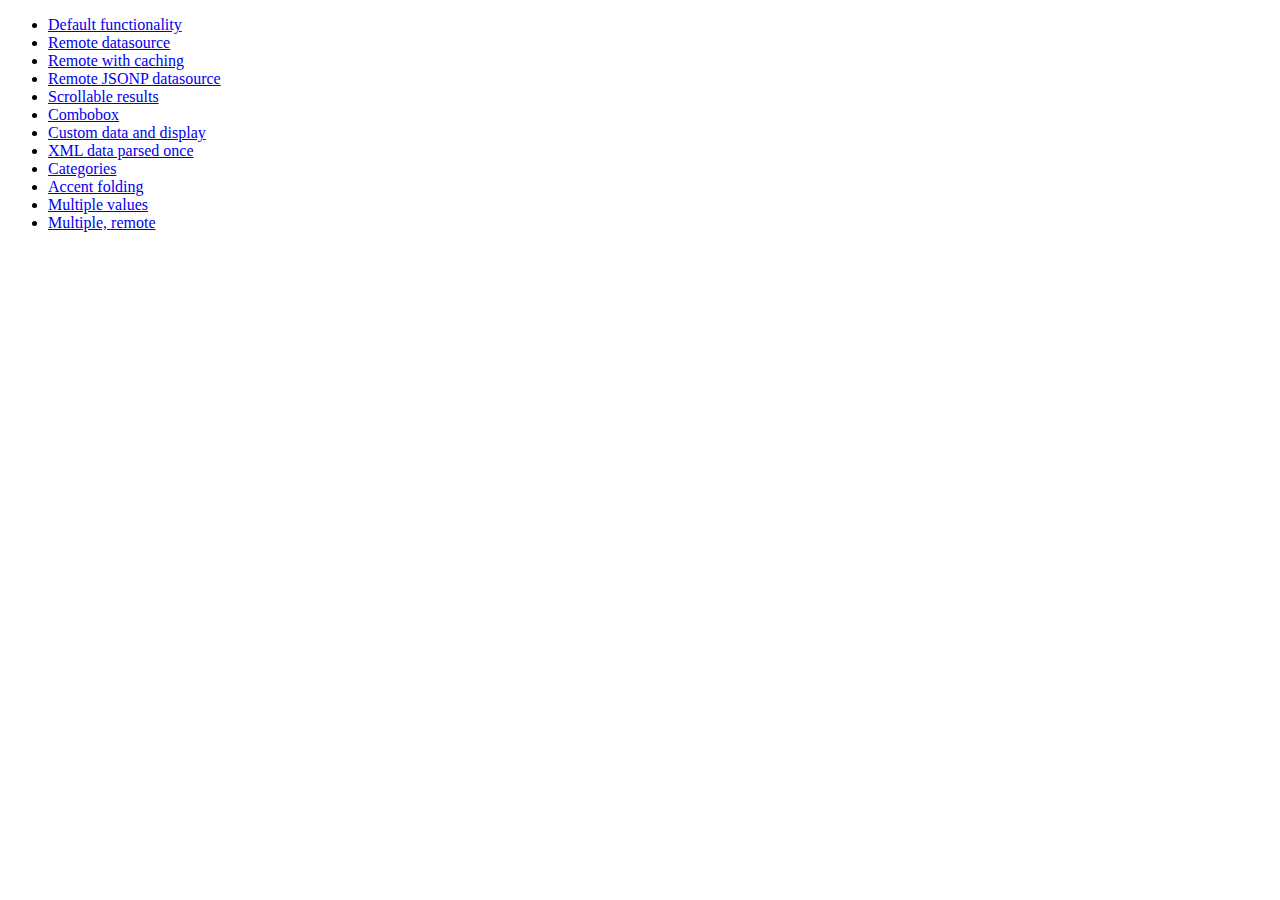
<file: lib/jquery-ui-1.10.2/demos/autocomplete/index.html>
<!doctype html>
<html lang="en">
<head>
	<meta charset="utf-8">
	<title>jQuery UI Autocomplete Demos</title>
</head>
<body>

<ul>
	<li><a href="default.html">Default functionality</a></li>
	<li><a href="remote.html">Remote datasource</a></li>
	<li><a href="remote-with-cache.html">Remote with caching</a></li>
	<li><a href="remote-jsonp.html">Remote JSONP datasource</a></li>
	<li><a href="maxheight.html">Scrollable results</a></li>
	<li><a href="combobox.html">Combobox</a></li>
	<li><a href="custom-data.html">Custom data and display</a></li>
	<li><a href="xml.html">XML data parsed once</a></li>
	<li><a href="categories.html">Categories</a></li>
	<li><a href="folding.html">Accent folding</a></li>
	<li><a href="multiple.html">Multiple values</a></li>
	<li><a href="multiple-remote.html">Multiple, remote</a></li>
</ul>

</body>
</html>
</file>
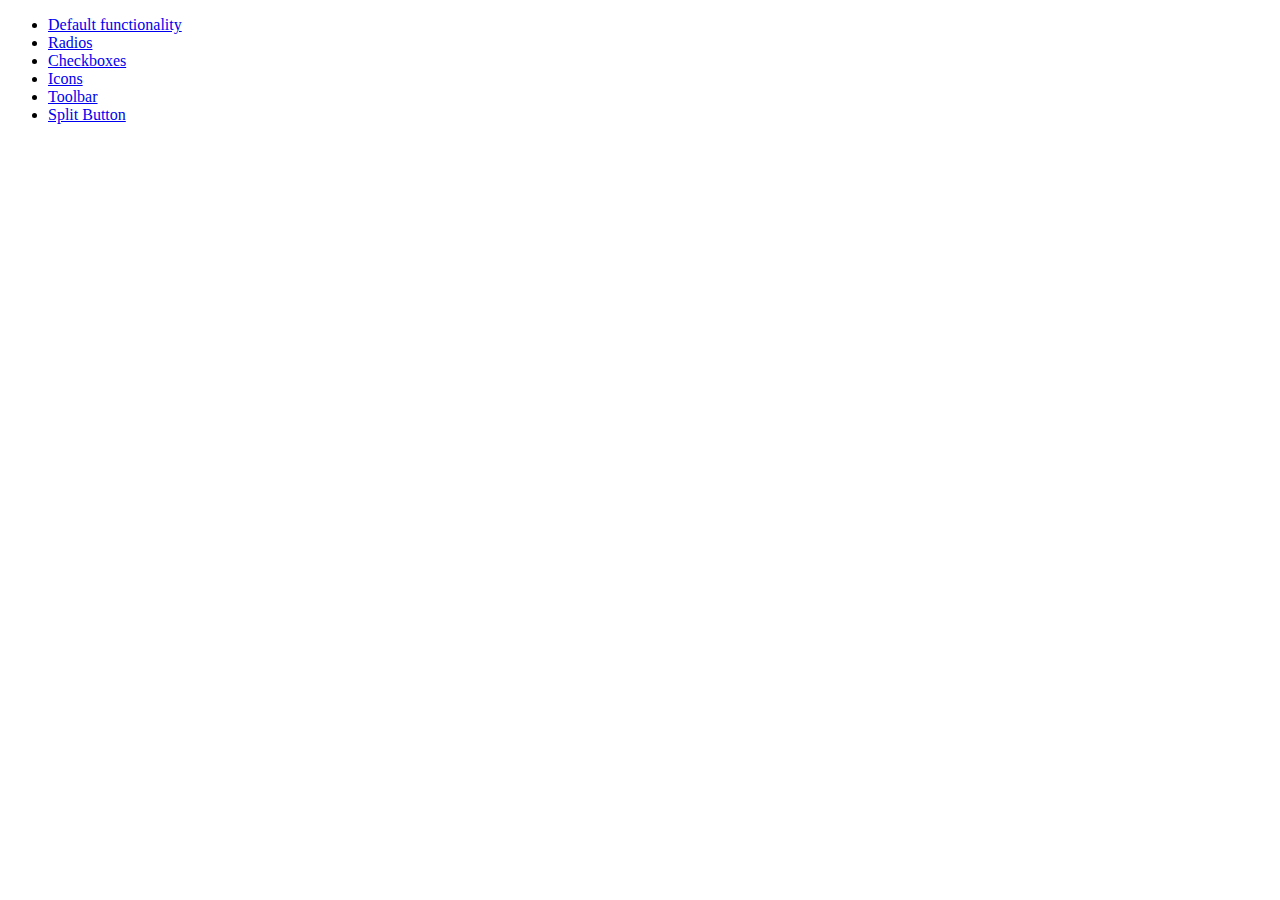
<file: lib/jquery-ui-1.10.2/demos/button/index.html>
<!doctype html>
<html lang="en">
<head>
	<meta charset="utf-8">
	<title>jQuery UI Button Demos</title>
</head>
<body>

<ul>
	<li><a href="default.html">Default functionality</a></li>
	<li><a href="radio.html">Radios</a></li>
	<li><a href="checkbox.html">Checkboxes</a></li>
	<li><a href="icons.html">Icons</a></li>
	<li><a href="toolbar.html">Toolbar</a></li>
	<li><a href="splitbutton.html">Split Button</a></li>
</ul>

</body>
</html>
</file>
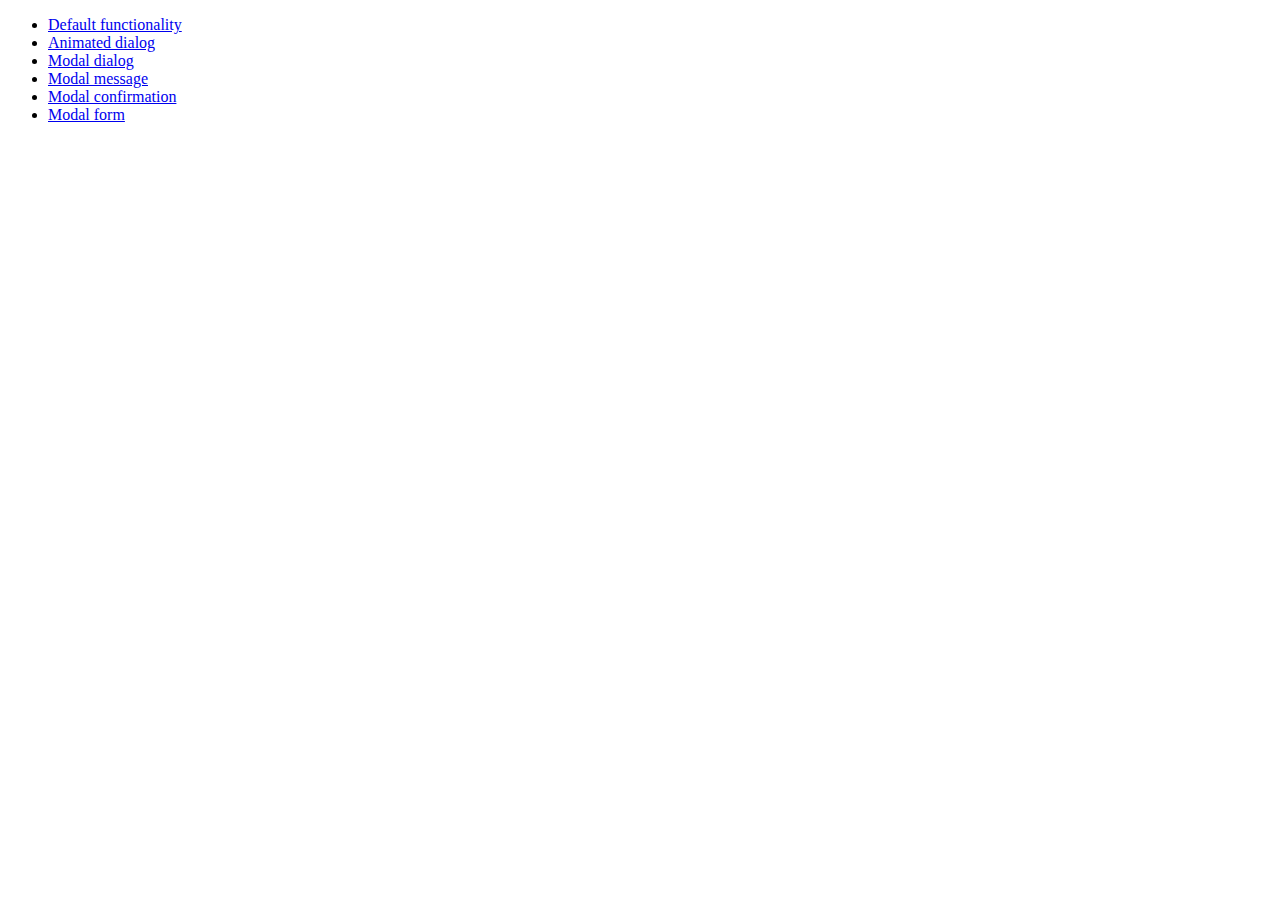
<file: lib/jquery-ui-1.10.2/demos/dialog/index.html>
<!doctype html>
<html lang="en">
<head>
	<meta charset="utf-8">
	<title>jQuery UI Dialog Demos</title>
</head>
<body>

<ul>
	<li><a href="default.html">Default functionality</a></li>
	<li><a href="animated.html">Animated dialog</a></li>
	<li><a href="modal.html">Modal dialog</a></li>
	<li><a href="modal-message.html">Modal message</a></li>
	<li><a href="modal-confirmation.html">Modal confirmation</a></li>
	<li><a href="modal-form.html">Modal form</a></li>
</ul>

</body>
</html>
</file>
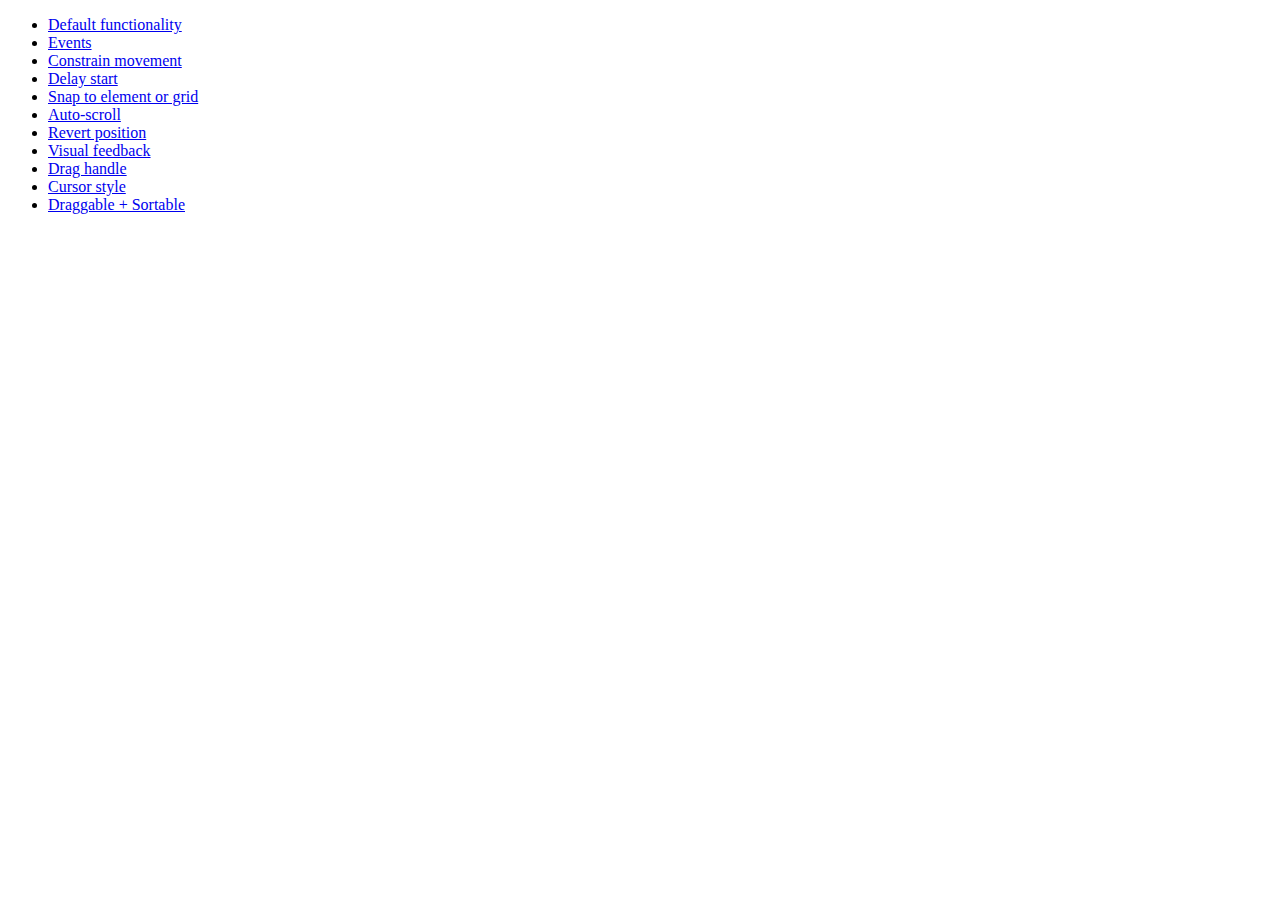
<file: lib/jquery-ui-1.10.2/demos/draggable/index.html>
<!doctype html>
<html lang="en">
<head>
	<meta charset="utf-8">
	<title>jQuery UI Draggable Demos</title>
</head>
<body>

<ul>
	<li><a href="default.html">Default functionality</a></li>
	<li><a href="events.html">Events</a></li>
	<li><a href="constrain-movement.html">Constrain movement</a></li>
	<li><a href="delay-start.html">Delay start</a></li>
	<li><a href="snap-to.html">Snap to element or grid</a></li>
	<li><a href="scroll.html">Auto-scroll</a></li>
	<li><a href="revert.html">Revert position</a></li>
	<li><a href="visual-feedback.html">Visual feedback</a></li>
	<li><a href="handle.html">Drag handle</a></li>
	<li><a href="cursor-style.html">Cursor style</a></li>
	<li><a href="sortable.html">Draggable + Sortable</a></li>
</ul>

</body>
</html>
</file>
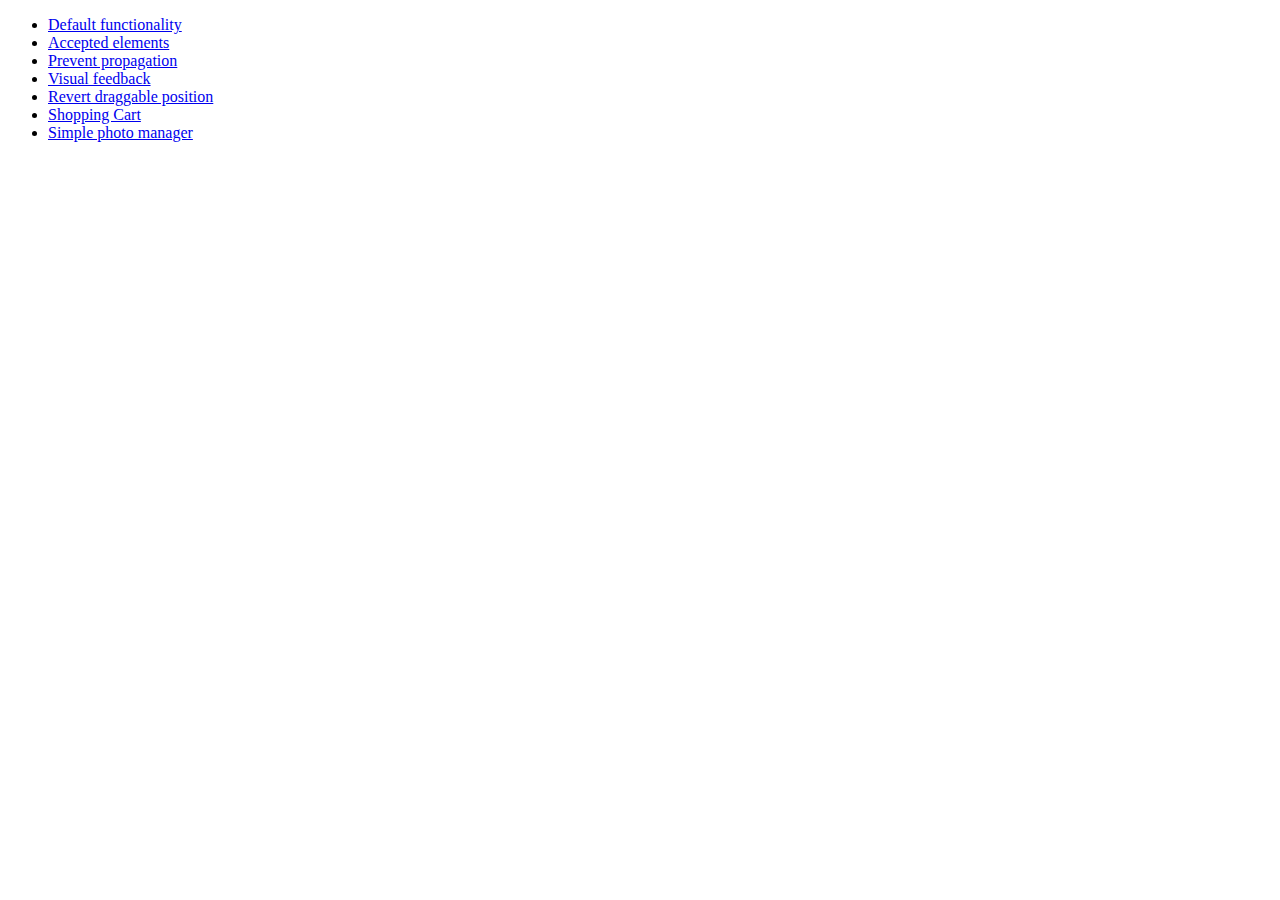
<file: lib/jquery-ui-1.10.2/demos/droppable/index.html>
<!doctype html>
<html lang="en">
<head>
	<meta charset="utf-8">
	<title>jQuery UI Droppable Demos</title>
</head>
<body>

<ul>
	<li><a href="default.html">Default functionality</a></li>
	<li><a href="accepted-elements.html">Accepted elements</a></li>
	<li><a href="propagation.html">Prevent propagation</a></li>
	<li><a href="visual-feedback.html">Visual feedback</a></li>
	<li><a href="revert.html">Revert draggable position</a></li>
	<li><a href="shopping-cart.html">Shopping Cart</a></li>
	<li><a href="photo-manager.html">Simple photo manager</a></li>
</ul>

</body>
</html>
</file>
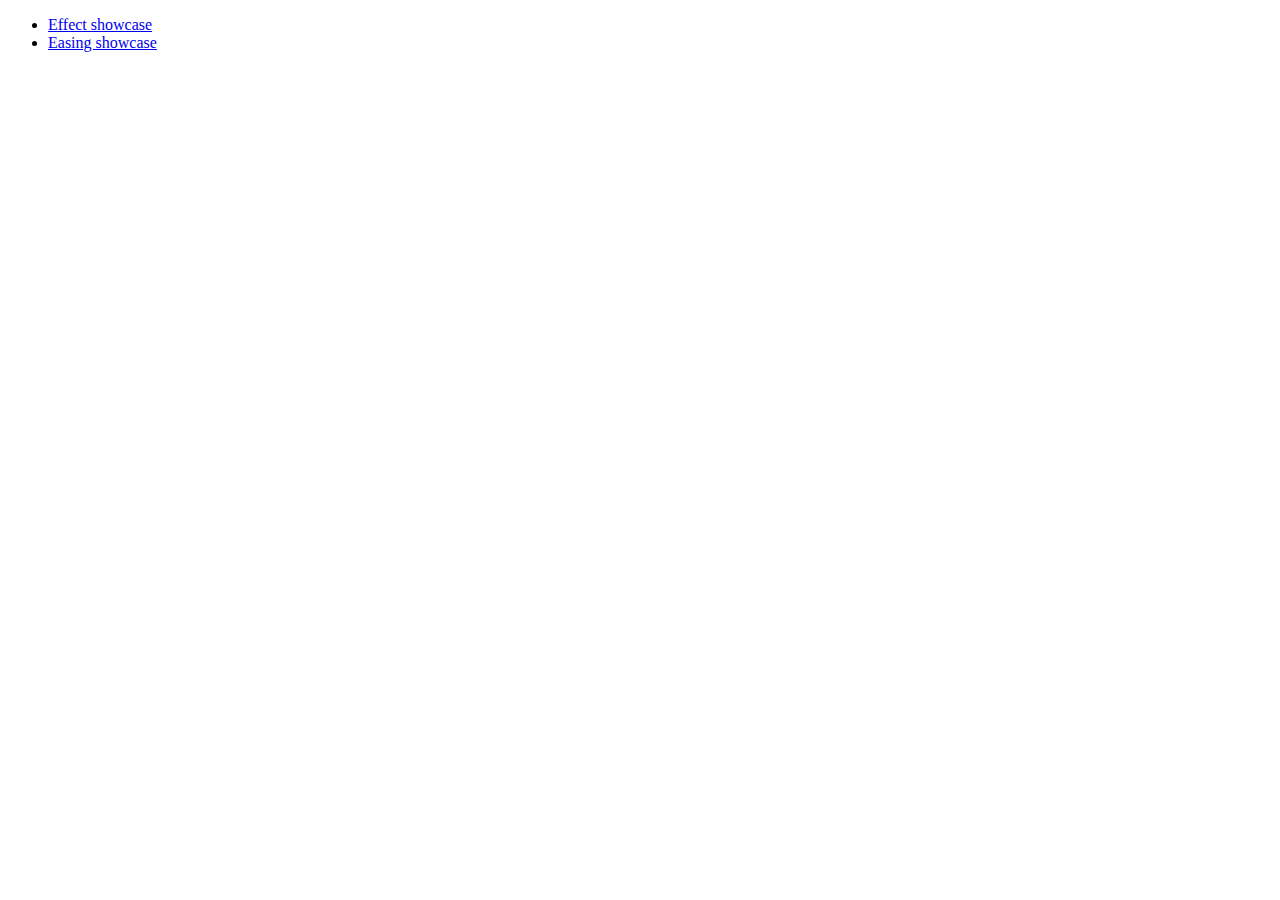
<file: lib/jquery-ui-1.10.2/demos/effect/index.html>
<!doctype html>
<html lang="en">
<head>
	<meta charset="utf-8">
	<title>jQuery UI Effects Demos</title>
</head>
<body>

<ul>
	<li><a href="default.html">Effect showcase</a></li>
	<li><a href="easing.html">Easing showcase</a></li>
</ul>

</body>
</html>
</file>
<file: css/common.css>
/*css 初始化 */
html, body, ul, li, ol, dl, dd, dt, p, h1, h2, h3, h4, h5, h6, form, fieldset, legend, img {
    margin: 0;
    padding: 0;
}

fieldset, img, input, button {
    border: none;
    padding: 0;
    margin: 0;
    outline-style: none;
}

ul, ol {
    list-style: none;
}

input {
    padding-top: 0;
    padding-bottom: 0;
    font-family: "SimSun", "宋体";
}

select, input {
    vertical-align: middle;
}

select, input, textarea {
    font-size: 12px;
    margin: 0;
}
/*禁止手动修改大小*/
textarea {
    resize: none;
}
/*去掉图片底部默认空白缝隙*/
img {
    border: 0;
    vertical-align: middle;
}
/*合并外连线*/
table {
    border-collapse: collapse;
}

body {
    font: 12px/150% Arial, Verdana, "\5b8b\4f53"; /*unitedCode的写法，宋体的写法*/
    color: #666;
    background: #fff;
}
/*清除浮动*/
.clearfix:before, .clearfix:after {
    content: "";
    display: table;
}

.clearfix:after {
    clear: both;
}

.clearfix {
    *zoom: 1;
}

a {
    text-decoration: none;
}

a:hover {
    color: #C81623;
}

h1, h2, h3, h4, h5, h6 {
    text-decoration: none;
    font-weight: normal;
    font-size: 100%;
}

s, i, em {
    font-style: normal;
    text-decoration: none;
}


/*公共类*/
.w {
    /*版心*/
    width: 1190px;
    margin: 0 auto;
}

.fl {
    float: left;
}

.fr {
    float: right;
}

.al {
    text-align: left;
}

.ac {
    text-align: center;
}

.ar {
    text-align: right;
}
.pr {
    position: relative;
}
.pa {
    position: absolute;
}

.hide {
    display: none;
}
.df {
    display: flex;
}
.dot_{
    display: block;
    width: 12px;
    height: 12px;
    margin-left: 60px;
    background-color: #fff;
    border-radius: 50%;
}
.z-index{
    z-index:100;
}
.row{
    margin-left: 0;
    margin-right: 0;
}
.cil_cor{
    background-color: #6dff09;
}
/*css初始化完成*/
</file>
<file: lib/titatoggle/css/default.css>
@import url(http://fonts.useso.com/css?family=Raleway:200,500,700,800);
@font-face {
	font-family: 'icomoon';
	src:url('../fonts/icomoon.eot?rretjt');
	src:url('../fonts/icomoon.eot?#iefixrretjt') format('embedded-opentype'),
		url('../fonts/icomoon.woff?rretjt') format('woff'),
		url('../fonts/icomoon.ttf?rretjt') format('truetype'),
		url('../fonts/icomoon.svg?rretjt#icomoon') format('svg');
	font-weight: normal;
	font-style: normal;
}

[class^="icon-"], [class*=" icon-"] {
	font-family: 'icomoon';
	speak: none;
	font-style: normal;
	font-weight: normal;
	font-variant: normal;
	text-transform: none;
	line-height: 1;

	/* Better Font Rendering =========== */
	-webkit-font-smoothing: antialiased;
	-moz-osx-font-smoothing: grayscale;
}

body, html { font-size: 100%; 	padding: 0; margin: 0;}

/* Reset */
*,
*:after,
*:before {
	-webkit-box-sizing: border-box;
	-moz-box-sizing: border-box;
	box-sizing: border-box;
}

/* Clearfix hack by Nicolas Gallagher: http://nicolasgallagher.com/micro-clearfix-hack/ */
.clearfix:before,
.clearfix:after {
	content: " ";
	display: table;
}

.clearfix:after {
	clear: both;
}

body{
	font-family: "Segoe UI", "Lucida Grande", Helvetica, Arial, "Microsoft YaHei", FreeSans, Arimo, "Droid Sans", "wenquanyi micro hei", "Hiragino Sans GB", "Hiragino Sans GB W3", "FontAwesome", sans-serif;
}
a{color: #2fa0ec;text-decoration: none;outline: none;}
a:hover,a:focus{color:#74777b;}

.htmleaf-container{
	margin: 0 auto;
	text-align: center;
	overflow: hidden;
}
.bgcolor-1 { background: #f0efee; }
.bgcolor-2 { background: #f9f9f9; }
.bgcolor-3 { background: #e8e8e8; }/*light grey*/
.bgcolor-4 { background: #2f3238; color: #fff; }/*Dark grey*/
.bgcolor-5 { background: #df6659; color: #521e18; }/*pink1*/
.bgcolor-6 { background: #2fa8ec; }/*sky blue*/
.bgcolor-7 { background: #d0d6d6; }/*White tea*/
.bgcolor-8 { background: #3d4444; color: #fff; }/*Dark grey2*/
.bgcolor-9 { background: #ef3f52; color: #fff;}/*pink2*/
.bgcolor-10{ background: #64448f; color: #fff;}/*Violet*/
.bgcolor-11{ background: #3755ad; color: #fff;}/*dark blue*/
.bgcolor-12{ background: #3498DB; color: #fff;}/*light blue*/
/* Header */
.htmleaf-header{
	padding: 1em 190px 1em;
	letter-spacing: -1px;
	text-align: center;
}
.htmleaf-header h1 {
	font-weight: 600;
	font-size: 2em;
	line-height: 1;
	margin-bottom: 0;
	font-family: "Segoe UI", "Lucida Grande", Helvetica, Arial, "Microsoft YaHei", FreeSans, Arimo, "Droid Sans", "wenquanyi micro hei", "Hiragino Sans GB", "Hiragino Sans GB W3", "FontAwesome", sans-serif;
}
.htmleaf-header h1 span {
	font-family: "Segoe UI", "Lucida Grande", Helvetica, Arial, "Microsoft YaHei", FreeSans, Arimo, "Droid Sans", "wenquanyi micro hei", "Hiragino Sans GB", "Hiragino Sans GB W3", "FontAwesome", sans-serif;
	display: block;
	font-size: 60%;
	font-weight: 400;
	padding: 0.8em 0 0.5em 0;
	color: #fff;
}
/*nav*/
.htmleaf-demo a{color: #1d7db1;text-decoration: none;}
.htmleaf-demo{width: 100%;padding-bottom: 1.2em;}
.htmleaf-demo a{display: inline-block;margin: 0.5em;padding: 0.6em 1em;border: 3px solid #1d7db1;font-weight: 700;}
.htmleaf-demo a:hover{opacity: 0.6;}
.htmleaf-demo a.current{background:#1d7db1;color: #fff; }
/* Top Navigation Style */
.htmleaf-links {
	position: relative;
	display: inline-block;
	white-space: nowrap;
	font-size: 1.5em;
	text-align: center;
}

.htmleaf-links::after {
	position: absolute;
	top: 0;
	left: 50%;
	margin-left: -1px;
	width: 2px;
	height: 100%;
	background: #dbdbdb;
	content: '';
	-webkit-transform: rotate3d(0,0,1,22.5deg);
	transform: rotate3d(0,0,1,22.5deg);
}

.htmleaf-icon {
	display: inline-block;
	margin: 0.5em;
	padding: 0em 0;
	width: 1.5em;
	text-decoration: none;
}

.htmleaf-icon span {
	display: none;
}

.htmleaf-icon:before {
	margin: 0 5px;
	text-transform: none;
	font-weight: normal;
	font-style: normal;
	font-variant: normal;
	font-family: 'icomoon';
	line-height: 1;
	speak: none;
	-webkit-font-smoothing: antialiased;
}
/* footer */
.htmleaf-footer{width: 100%;padding-top: 10px;}
.htmleaf-small{font-size: 0.8em;}
.center{text-align: center;}
/****/
.related {
	color: #fff;
	background: #333;
	text-align: center;
	font-size: 1.25em;
	padding: 0.5em 0;
	overflow: hidden;
}

.related > a {
	vertical-align: top;
	width: calc(100% - 20px);
	max-width: 340px;
	display: inline-block;
	text-align: center;
	margin: 20px 10px;
	padding: 25px;
	font-family: "Segoe UI", "Lucida Grande", Helvetica, Arial, "Microsoft YaHei", FreeSans, Arimo, "Droid Sans", "wenquanyi micro hei", "Hiragino Sans GB", "Hiragino Sans GB W3", "FontAwesome", sans-serif;
}
.related a {
	display: inline-block;
	text-align: left;
	margin: 20px auto;
	padding: 10px 20px;
	opacity: 0.8;
	-webkit-transition: opacity 0.3s;
	transition: opacity 0.3s;
	-webkit-backface-visibility: hidden;
}

.related a:hover,
.related a:active {
	opacity: 1;
}

.related a img {
	max-width: 100%;
	opacity: 0.8;
	border-radius: 4px;
}
.related a:hover img,
.related a:active img {
	opacity: 1;
}
.related h3{font-family: "Microsoft YaHei", sans-serif;}
.related a h3 {
	font-weight: 300;
	margin-top: 0.15em;
	color: #fff;
}
/* icomoon */
.icon-htmleaf-home-outline:before {
	content: "\e5000";
}

.icon-htmleaf-arrow-forward-outline:before {
	content: "\e5001";
}

@media screen and (max-width: 50em) {
	.htmleaf-header {
		padding: 3em 10% 4em;
	}
	.htmleaf-header h1 {
        font-size:2em;
    }
}


@media screen and (max-width: 40em) {
	.htmleaf-header h1 {
		font-size: 1.5em;
	}
}

@media screen and (max-width: 30em) {
    .htmleaf-header h1 {
        font-size:1.2em;
    }
}
</file>
